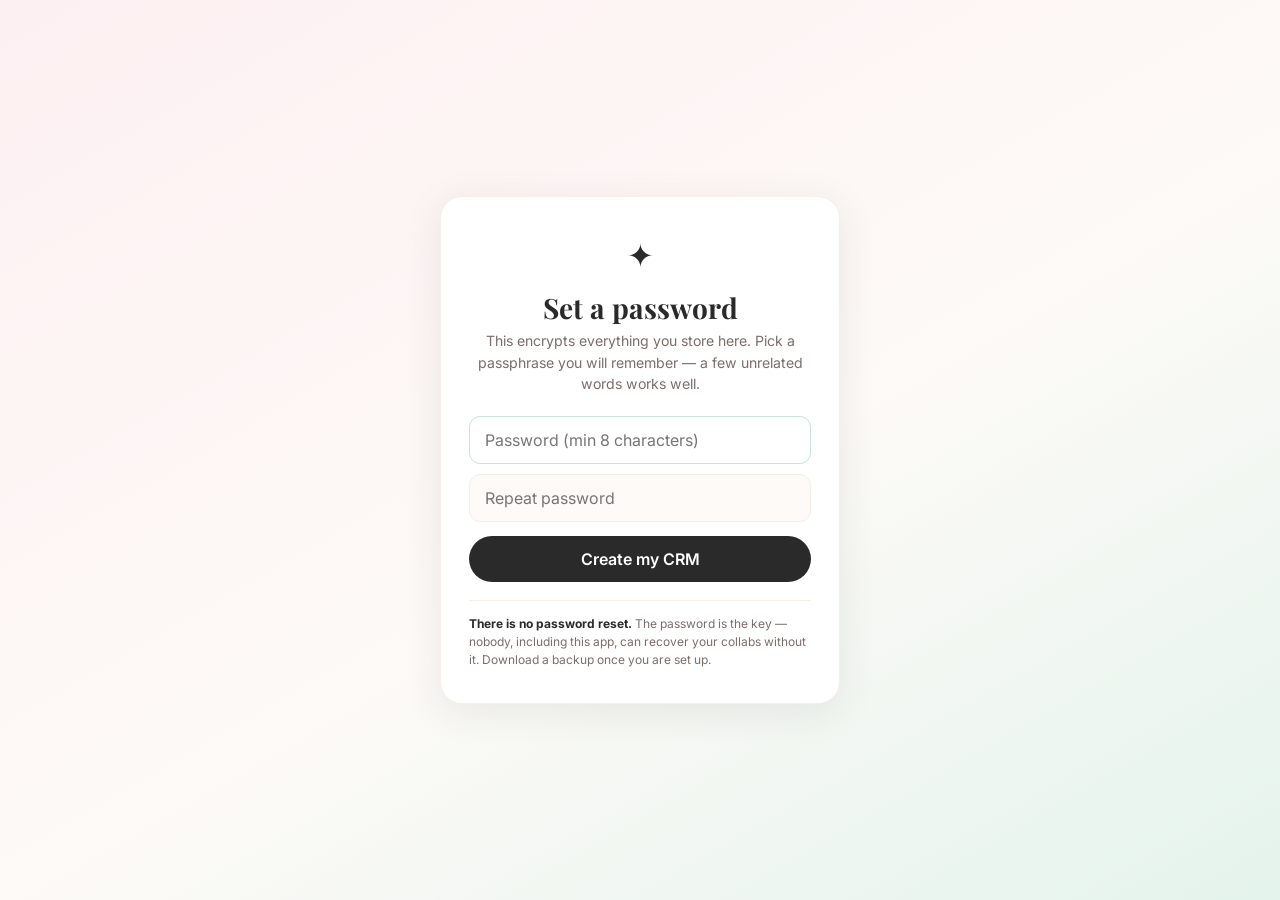
<file: crm-app/index.html>
<!DOCTYPE html>
<html lang="en">
<head>
<meta charset="UTF-8" />
<meta name="viewport" content="width=device-width, initial-scale=1.0, viewport-fit=cover" />
<meta name="robots" content="noindex, nofollow" />
<meta name="referrer" content="no-referrer" />
<title>Collab CRM</title>
<link rel="manifest" href="manifest.webmanifest" />
<link rel="icon" href="icons/icon-192.png" sizes="192x192" />
<link rel="apple-touch-icon" href="icons/apple-touch-icon.png" />
<meta name="apple-mobile-web-app-capable" content="yes" />
<meta name="apple-mobile-web-app-status-bar-style" content="default" />
<meta name="apple-mobile-web-app-title" content="Collab CRM" />
<meta name="theme-color" content="#FDFAF7" />
<link rel="preconnect" href="https://fonts.googleapis.com" />
<link rel="preconnect" href="https://fonts.gstatic.com" crossorigin />
<link href="https://fonts.googleapis.com/css2?family=Playfair+Display:ital,wght@0,400;0,700;1,400&family=Inter:wght@300;400;500;600;700&display=swap" rel="stylesheet" />
<style>
*,*::before,*::after{box-sizing:border-box;margin:0;padding:0}
:root{
  --pink:#F8D7DC; --pink-light:#FDF0F2; --pink-deep:#c47a8a;
  --green:#C8E6D8; --green-light:#E4F3EC; --green-deep:#5d8a74;
  --beige:#FDFAF7; --beige-dark:#F5EFE8;
  --dark:#2A2A2A; --muted:#7A6E6A; --white:#fff;
  --amber:#F3E0C0; --amber-deep:#a8802f;
  --red:#a33; --red-light:#FBE4E4; --red-border:#e9bcbc;
  --radius:18px; --radius-sm:11px;
  --shadow:0 2px 14px rgba(42,42,42,.06);
}
html{-webkit-text-size-adjust:100%}
body{font-family:'Inter',sans-serif;background:var(--beige);color:var(--dark);line-height:1.55;font-size:16px;
  padding-bottom:env(safe-area-inset-bottom)}
h1,h2,h3{font-family:'Playfair Display',serif;line-height:1.2;font-weight:700}
a{color:inherit;text-decoration:none}
button,input,select,textarea{font-family:inherit;font-size:inherit;color:inherit}
button{cursor:pointer;border:none;background:none}
[hidden]{display:none !important}
.wrap{max-width:1080px;margin:0 auto;padding:0 18px}

/* ===== GATE (setup / lock) ===== */
.gate{min-height:100dvh;display:flex;align-items:center;justify-content:center;padding:24px;
  background:linear-gradient(150deg,var(--pink-light) 0%,var(--beige) 55%,var(--green-light) 100%)}
.gate-card{background:var(--white);border:1px solid var(--beige-dark);border-radius:22px;
  box-shadow:0 8px 40px rgba(42,42,42,.09);padding:34px 28px;width:100%;max-width:400px;text-align:center}
.gate-lock{font-size:2rem;margin-bottom:10px}
.gate-card h1{font-size:1.75rem;margin-bottom:6px}
.gate-card .sub{font-size:.88rem;color:var(--muted);margin-bottom:22px;line-height:1.5}
.gate-card form{text-align:left}
.gate-card input[type="password"]{width:100%;padding:13px 15px;border-radius:var(--radius-sm);
  border:1.5px solid var(--beige-dark);background:var(--beige);outline:none;transition:.15s;margin-bottom:10px}
.gate-card input[type="password"]:focus{border-color:var(--green);background:var(--white)}
.gate-btn{width:100%;padding:13px;border-radius:100px;background:var(--dark);color:var(--white);
  font-weight:600;transition:.15s;margin-top:4px}
.gate-btn:hover{background:#000}
.gate-btn[disabled]{opacity:.55;cursor:default}
.gate-err{background:var(--red-light);border:1px solid var(--red-border);color:var(--red);font-size:.82rem;
  padding:9px 12px;border-radius:var(--radius-sm);margin-bottom:12px;text-align:left}
.gate-note{font-size:.75rem;color:var(--muted);line-height:1.5;margin-top:18px;
  border-top:1px solid var(--beige-dark);padding-top:14px;text-align:left}
.gate-note b{color:var(--dark)}
.gate-link{font-size:.78rem;color:var(--muted);text-decoration:underline;margin-top:14px;display:inline-block}
.gate-link:hover{color:var(--red)}
.gate-legacy{background:var(--green-light);border:1px solid var(--green);border-radius:var(--radius-sm);
  padding:11px 13px;font-size:.8rem;text-align:left;margin-bottom:14px;line-height:1.5}

/* ===== HEADER ===== */
.top{background:var(--white);border-bottom:1px solid var(--beige-dark);position:sticky;top:0;z-index:40}
.top-in{max-width:1080px;margin:0 auto;padding:14px 18px;display:flex;align-items:center;gap:10px;flex-wrap:wrap}
.brandmark{font-family:'Playfair Display',serif;font-size:1.25rem;font-weight:700;line-height:1.1}
.brandmark small{display:block;font-family:'Inter',sans-serif;font-size:.62rem;letter-spacing:.14em;
  text-transform:uppercase;color:var(--muted);font-weight:500}
.top-spacer{flex:1}
.iconbtn{width:38px;height:38px;border-radius:11px;display:grid;place-items:center;font-size:1rem;
  background:var(--beige);border:1px solid var(--beige-dark);transition:.15s}
.iconbtn:hover{background:var(--beige-dark)}

/* ===== TABS ===== */
.tabs{display:flex;gap:6px;padding:12px 18px 0;max-width:1080px;margin:0 auto;overflow-x:auto;
  -webkit-overflow-scrolling:touch;scrollbar-width:none}
.tabs::-webkit-scrollbar{display:none}
.tab{padding:9px 16px;border-radius:100px;font-size:.83rem;font-weight:600;letter-spacing:.02em;
  color:var(--muted);white-space:nowrap;border:1px solid transparent;transition:.15s}
.tab:hover{color:var(--dark)}
.tab.on{background:var(--dark);color:var(--white)}
.tab .pill{display:inline-block;margin-left:6px;background:rgba(255,255,255,.22);border-radius:100px;
  padding:0 7px;font-size:.72rem}
.tab:not(.on) .pill{background:var(--beige-dark);color:var(--muted)}
/* Keep all four tabs on screen on a phone instead of pushing one off the edge.
   Must come after the base .tab rules — a media query adds no specificity. */
@media(max-width:430px){
  .tabs{gap:3px;padding-inline:10px}
  .tab{padding:8px 9px;font-size:.76rem;letter-spacing:0}
  .tab .pill{margin-left:4px;padding:0 5px;font-size:.68rem}
}

/* ===== TOOLBAR ===== */
.toolbar{display:flex;gap:10px;align-items:center;margin:18px 0 16px;flex-wrap:wrap}
.search{flex:1;min-width:180px;position:relative}
.search input{width:100%;padding:11px 14px 11px 38px;border-radius:100px;border:1.5px solid var(--beige-dark);
  background:var(--white);outline:none;transition:.15s}
.search input:focus{border-color:var(--green)}
.search span{position:absolute;left:14px;top:50%;transform:translateY(-50%);opacity:.4;font-size:.9rem}
.btn{padding:11px 20px;border-radius:100px;font-weight:600;font-size:.88rem;transition:.15s;white-space:nowrap}
.btn-dark{background:var(--dark);color:var(--white)}
.btn-dark:hover{background:#000}
.btn-ghost{background:var(--white);border:1.5px solid var(--beige-dark)}
.btn-ghost:hover{border-color:var(--muted)}
.btn-sm{padding:7px 14px;font-size:.78rem}
.btn-danger{color:var(--red);border-color:var(--red-border)}
.btn-danger:hover{background:#fdf0f0;border-color:#d99}

/* ===== STAT STRIP ===== */
.stats{display:grid;grid-template-columns:repeat(auto-fit,minmax(140px,1fr));gap:10px;margin-bottom:20px}
.statcard{background:var(--white);border:1px solid var(--beige-dark);border-radius:var(--radius-sm);padding:14px 16px}
.statcard .n{font-family:'Playfair Display',serif;font-size:1.7rem;font-weight:700;line-height:1.1;
  overflow-wrap:anywhere}
.statcard .l{font-size:.68rem;text-transform:uppercase;letter-spacing:.09em;color:var(--muted);
  font-weight:600;margin-top:3px}
.statcard.accent-green{background:var(--green-light);border-color:var(--green)}
.statcard.accent-pink{background:var(--pink-light);border-color:var(--pink)}
.statcard.accent-amber{background:#FBF4E8;border-color:var(--amber)}

/* ===== COLLAB CARD ===== */
.grid{display:grid;grid-template-columns:repeat(auto-fill,minmax(300px,1fr));gap:14px}
.card{background:var(--white);border:1px solid var(--beige-dark);border-radius:var(--radius);padding:18px;
  box-shadow:var(--shadow);display:flex;flex-direction:column;gap:12px;transition:.18s}
.card:hover{box-shadow:0 6px 22px rgba(42,42,42,.09);transform:translateY(-1px)}
.card.is-late{border-color:var(--red-border)}
.card-top{display:flex;align-items:flex-start;gap:10px}
.card-brand{font-family:'Playfair Display',serif;font-size:1.22rem;font-weight:700;line-height:1.25;
  overflow-wrap:anywhere;flex:1;text-align:left}
.card-brand:hover{color:var(--pink-deep)}
.badge{display:inline-block;padding:3px 10px;border-radius:100px;font-size:.66rem;font-weight:700;
  letter-spacing:.07em;text-transform:uppercase;white-space:nowrap}
.b-lead{background:var(--beige-dark);color:var(--muted)}
.b-active{background:var(--green);color:#3f6b55}
.b-delivered{background:var(--pink);color:var(--pink-deep)}
.b-done{background:var(--dark);color:var(--white)}
.b-unpaid{background:#FBF4E8;color:var(--amber-deep)}
.b-invoiced{background:var(--amber);color:var(--amber-deep)}
.b-paid{background:var(--green-light);color:var(--green-deep)}
.b-gift{background:var(--pink-light);color:var(--pink-deep)}
.b-late{background:var(--red-light);color:var(--red)}
.badgerow{display:flex;flex-wrap:wrap;gap:6px}
.card-money{font-family:'Playfair Display',serif;font-size:1.35rem;font-weight:700}
.card-money small{font-family:'Inter',sans-serif;font-size:.72rem;color:var(--muted);font-weight:500}
.meta{font-size:.8rem;color:var(--muted);display:flex;flex-wrap:wrap;gap:4px 14px}
.meta b{color:var(--dark);font-weight:600}
.deliv{display:flex;flex-direction:column;gap:5px}
.deliv-item{display:flex;gap:9px;align-items:flex-start;font-size:.86rem;text-align:left;width:100%;
  padding:3px 0;line-height:1.45}
.deliv-box{flex:0 0 18px;height:18px;margin-top:2px;border-radius:5px;border:1.5px solid var(--beige-dark);
  display:grid;place-items:center;font-size:.72rem;font-weight:700;line-height:1;color:var(--white);transition:.15s}
.deliv-item.done .deliv-box{background:var(--green-deep);border-color:var(--green-deep);color:var(--white)}
/* Scoped to .deliv-txt on purpose: a bare `span` here would also grey out the
   checkmark inside .deliv-box and make it invisible against the green. */
.deliv-item.done .deliv-txt{text-decoration:line-through;color:var(--muted)}
.deliv-more{font-size:.76rem;color:var(--muted);font-style:italic}
.snip{font-size:.82rem;color:var(--muted);background:var(--beige);border-radius:9px;padding:9px 11px;
  border-left:2.5px solid var(--green);white-space:pre-wrap;overflow-wrap:anywhere}
.snip b{display:block;font-size:.62rem;text-transform:uppercase;letter-spacing:.09em;color:var(--muted);
  margin-bottom:3px;font-weight:700}
.card-acts{display:flex;gap:7px;flex-wrap:wrap;margin-top:auto;padding-top:4px}
.linkchips{display:flex;flex-wrap:wrap;gap:6px}
.linkchip{font-size:.74rem;padding:4px 11px;border-radius:100px;background:var(--green-light);
  color:var(--green-deep);font-weight:600;border:1px solid var(--green)}
.linkchip:hover{background:var(--green)}

/* ===== ARCHIVE / GROUPS ===== */
.grouphead{display:flex;align-items:baseline;gap:12px;margin:26px 0 12px;padding-bottom:8px;
  border-bottom:1px solid var(--beige-dark)}
.grouphead h3{font-size:1.15rem}
.grouphead .cnt{font-size:.75rem;color:var(--muted);font-weight:600;text-transform:uppercase;letter-spacing:.07em}
.grouphead .amt{margin-left:auto;font-size:.85rem;font-weight:600;color:var(--green-deep)}

/* ===== BARS (year view) ===== */
.bars{display:grid;grid-template-columns:repeat(12,1fr);gap:5px;align-items:end;height:150px;
  background:var(--white);border:1px solid var(--beige-dark);border-radius:var(--radius-sm);padding:14px 12px 8px}
.bar{display:flex;flex-direction:column;justify-content:flex-end;align-items:center;height:100%;gap:5px}
.bar i{width:100%;background:var(--green);border-radius:5px 5px 2px 2px;min-height:3px;transition:.3s;display:block}
.bar.zero i{background:var(--beige-dark)}
.bar em{font-style:normal;font-size:.68rem;color:var(--muted);font-weight:600}
.bar u{text-decoration:none;font-size:.62rem;color:var(--muted);text-transform:uppercase;letter-spacing:.04em}
.yearnav{display:flex;align-items:center;gap:12px;margin-bottom:14px}
.yearnav .y{font-family:'Playfair Display',serif;font-size:1.5rem;font-weight:700;min-width:70px;text-align:center}
.brandtable{background:var(--white);border:1px solid var(--beige-dark);border-radius:var(--radius-sm);overflow:hidden}
.brow{display:flex;align-items:center;gap:12px;padding:12px 16px;border-bottom:1px solid var(--beige-dark);
  width:100%;text-align:left;transition:.15s}
.brow:last-child{border-bottom:none}
.brow:hover{background:var(--beige)}
.brow .bn{font-weight:600;flex:1;overflow-wrap:anywhere}
.brow .bc{font-size:.75rem;color:var(--muted);white-space:nowrap}
.brow .bm{font-weight:600;white-space:nowrap;font-size:.9rem}

/* ===== EMPTY ===== */
.empty{text-align:center;padding:54px 22px;background:var(--white);border:1px dashed var(--beige-dark);
  border-radius:var(--radius)}
.empty .e{font-size:2.2rem;margin-bottom:10px}
.empty h3{font-size:1.3rem;margin-bottom:6px}
.empty p{color:var(--muted);font-size:.9rem;margin-bottom:18px;max-width:340px;margin-inline:auto}

/* ===== MODAL ===== */
.overlay{position:fixed;inset:0;background:rgba(42,42,42,.42);backdrop-filter:blur(3px);z-index:100;
  display:flex;align-items:flex-end;justify-content:center;padding:0}
@media(min-width:700px){.overlay{align-items:center;padding:28px}}
.sheet{background:var(--beige);width:100%;max-width:620px;max-height:94vh;overflow-y:auto;
  border-radius:22px 22px 0 0;-webkit-overflow-scrolling:touch}
@media(min-width:700px){.sheet{border-radius:var(--radius)}}
.sheet-head{position:sticky;top:0;background:var(--beige);padding:18px 20px 12px;display:flex;
  align-items:center;gap:12px;border-bottom:1px solid var(--beige-dark);z-index:2}
.sheet-head h2{font-size:1.3rem;flex:1;overflow-wrap:anywhere}
.sheet-body{padding:18px 20px 26px}
.sheet-foot{position:sticky;bottom:0;background:var(--beige);border-top:1px solid var(--beige-dark);
  padding:12px 20px calc(12px + env(safe-area-inset-bottom));display:flex;gap:9px;z-index:2}
.sheet-foot .btn{flex:1;text-align:center}
fieldset{border:none;margin-bottom:18px}
legend{font-size:.68rem;text-transform:uppercase;letter-spacing:.1em;color:var(--muted);font-weight:700;
  margin-bottom:9px;padding:0}
.f{margin-bottom:11px}
.f label{display:block;font-size:.76rem;font-weight:600;color:var(--muted);margin-bottom:4px}
.f input,.f select,.f textarea,.listrow input{width:100%;padding:11px 13px;border-radius:var(--radius-sm);
  border:1.5px solid var(--beige-dark);background:var(--white);outline:none;transition:.15s}
.f input:focus,.f select:focus,.f textarea:focus,.listrow input:focus{border-color:var(--green)}
.f textarea{resize:vertical;min-height:78px;line-height:1.5}
.f select{appearance:none;background-image:url("data:image/svg+xml,%3Csvg xmlns='http://www.w3.org/2000/svg' viewBox='0 0 12 8'%3E%3Cpath fill='%237A6E6A' d='M1 1l5 5 5-5'/%3E%3C/svg%3E");
  background-repeat:no-repeat;background-position:right 13px center;background-size:11px;padding-right:34px}
.row{display:flex;gap:10px}
.row>*{flex:1;min-width:0}
.chips{display:flex;flex-wrap:wrap;gap:6px;margin-top:7px}
.chip{font-size:.74rem;padding:5px 11px;border-radius:100px;background:var(--white);
  border:1.5px solid var(--beige-dark);color:var(--muted);font-weight:500;transition:.15s}
.chip:hover{border-color:var(--green);color:var(--dark);background:var(--green-light)}
.listrow{display:flex;gap:7px;margin-bottom:7px;align-items:stretch}
.listrow input{flex:1;min-width:0}
.xbtn{flex:0 0 42px;border-radius:var(--radius-sm);background:var(--white);border:1.5px solid var(--beige-dark);
  color:var(--muted);display:grid;place-items:center;font-size:1.1rem;line-height:1}
.xbtn:hover{background:#fdf0f0;border-color:var(--red-border);color:var(--red)}
.addrow{font-size:.8rem;font-weight:600;color:var(--green-deep);padding:7px 0}
.addrow:hover{color:var(--dark)}
.hint{font-size:.72rem;color:var(--muted);margin-top:4px;line-height:1.45}
.req{color:var(--pink-deep)}
.warnbox{background:var(--red-light);border:1px solid var(--red-border);color:var(--red);font-size:.8rem;
  padding:10px 13px;border-radius:var(--radius-sm);margin-bottom:12px;line-height:1.5}

/* ===== MENU LIST ===== */
.mlist{display:flex;flex-direction:column;gap:8px}
.mitem{background:var(--white);border:1px solid var(--beige-dark);border-radius:var(--radius-sm);
  padding:14px 16px;text-align:left;width:100%;transition:.15s;display:flex;gap:13px;align-items:flex-start}
.mitem:hover{border-color:var(--green);background:var(--green-light)}
.mitem .mi{font-size:1.1rem;line-height:1.4}
.mitem b{display:block;font-weight:600;font-size:.92rem}
.mitem span{font-size:.76rem;color:var(--muted);line-height:1.45}
.mitem.danger:hover{border-color:var(--red-border);background:#fdf0f0}

/* ===== DETAIL VIEW ===== */
.dl{display:grid;grid-template-columns:120px 1fr;gap:9px 14px;font-size:.9rem;margin-bottom:16px}
.dl dt{font-size:.7rem;text-transform:uppercase;letter-spacing:.07em;color:var(--muted);font-weight:700;
  padding-top:3px}
.dl dd{overflow-wrap:anywhere;white-space:pre-wrap}
@media(max-width:520px){.dl{grid-template-columns:1fr;gap:2px 0}.dl dd{margin-bottom:11px}}
.hist{background:var(--white);border:1px solid var(--beige-dark);border-radius:var(--radius-sm);
  padding:13px 15px;margin-bottom:9px;text-align:left;width:100%;transition:.15s}
.hist:hover{border-color:var(--green)}
.hist .h1{display:flex;gap:10px;align-items:center;margin-bottom:3px}
.hist .h1 b{flex:1;overflow-wrap:anywhere}

/* ===== TOAST / FAB ===== */
.toast{position:fixed;left:50%;transform:translateX(-50%);bottom:26px;background:var(--dark);color:var(--white);
  padding:12px 22px;border-radius:100px;font-size:.85rem;font-weight:500;z-index:300;box-shadow:0 6px 22px rgba(0,0,0,.2);
  opacity:0;pointer-events:none;transition:.25s;max-width:88vw;text-align:center}
.toast.show{opacity:1;bottom:34px}
.fab{position:fixed;right:18px;bottom:calc(18px + env(safe-area-inset-bottom));width:56px;height:56px;
  border-radius:50%;background:var(--dark);color:var(--white);font-size:1.7rem;line-height:1;display:grid;
  place-items:center;box-shadow:0 6px 20px rgba(42,42,42,.28);z-index:50}
@media(min-width:700px){.fab{display:none}}
/* Keep .wrap's horizontal padding — a bare `padding` shorthand here would
   zero it out and push content flush against the screen edge. */
.mainpad{padding-top:20px;padding-bottom:100px}
@media(max-width:520px){.hide-sm{display:none}}
</style>
</head>
<body>

<div id="gate" class="gate"></div>

<div id="app" hidden>
  <header class="top">
    <div class="top-in">
      <div class="brandmark">Collab CRM<small>Private</small></div>
      <div class="top-spacer"></div>
      <button class="iconbtn" id="btnLock" title="Lock now">🔒</button>
      <button class="iconbtn" id="btnMenu" title="Backup &amp; settings">⋯</button>
      <button class="btn btn-dark btn-sm hide-sm" id="btnNewTop">+ New collab</button>
    </div>
    <nav class="tabs" id="tabs"></nav>
  </header>
  <main class="wrap mainpad" id="main"></main>
  <button class="fab" id="btnNewFab" aria-label="New collab">+</button>
</div>

<div id="modalHost"></div>
<div class="toast" id="toast"></div>
<input type="file" id="fileIn" accept="application/json,.json" style="display:none" />

<script>
(function(){
"use strict";

/* ==========================================================================
   CRYPTO
   The vault is encrypted with AES-GCM using a key derived from the password
   via PBKDF2-SHA256. The key lives only in memory — closing the tab or
   locking discards it, so re-entry always costs a full derivation.
   ========================================================================== */
var SUB=(window.crypto&&window.crypto.subtle)?window.crypto.subtle:null;
var VAULT_KEY="collab_crm_vault_v1";
var LEGACY_KEY="claudia_collab_crm_v1";   /* plaintext store from the pre-password version */
/* OWASP's current floor for PBKDF2-HMAC-SHA256. Existing vaults record the
   count they were built with and are read back with it, so raising this later
   costs nothing — new and rotated vaults simply get the stronger setting. */
var PBKDF2_ITER=600000;
var IDLE_MS=15*60*1000;

var cryptoKey=null;      /* CryptoKey while unlocked, null while locked */
var vaultMeta=null;      /* {salt, iter} of the stored vault */
var db={version:1,collabs:[]};

function te(s){ return new TextEncoder().encode(s); }
function td(b){ return new TextDecoder().decode(b); }
function b64(buf){
  var bytes=new Uint8Array(buf), s="";
  for(var i=0;i<bytes.length;i++) s+=String.fromCharCode(bytes[i]);
  return btoa(s);
}
function unb64(str){
  var s=atob(str), out=new Uint8Array(s.length);
  for(var i=0;i<s.length;i++) out[i]=s.charCodeAt(i);
  return out;
}
function randomBytes(n){ return window.crypto.getRandomValues(new Uint8Array(n)); }

function deriveKey(password,salt,iter){
  return SUB.importKey("raw",te(password),{name:"PBKDF2"},false,["deriveKey"])
    .then(function(base){
      return SUB.deriveKey(
        {name:"PBKDF2",salt:salt,iterations:iter,hash:"SHA-256"},
        base,{name:"AES-GCM",length:256},false,["encrypt","decrypt"]);
    });
}
function encryptWith(key,obj){
  var iv=randomBytes(12);
  return SUB.encrypt({name:"AES-GCM",iv:iv},key,te(JSON.stringify(obj)))
    .then(function(ct){ return {iv:b64(iv),ct:b64(ct)}; });
}
function decryptWith(key,ivB64,ctB64){
  return SUB.decrypt({name:"AES-GCM",iv:unb64(ivB64)},key,unb64(ctB64))
    .then(function(pt){ return JSON.parse(td(pt)); });
}
function readVault(){
  try{
    var raw=localStorage.getItem(VAULT_KEY);
    if(!raw) return null;
    var v=JSON.parse(raw);
    return (v&&v.ct&&v.salt&&v.iv)?v:null;
  }catch(e){ return null; }
}
function envelope(salt,iter,enc){
  return {v:1,app:"collab-crm",kdf:"PBKDF2-SHA256",iter:iter,salt:b64(salt),iv:enc.iv,ct:enc.ct};
}

/* Writes are serialised: encryption is async, and two overlapping saves could
   otherwise persist in the wrong order. */
var saveChain=Promise.resolve();
function save(){
  saveChain=saveChain.then(function(){
    if(!cryptoKey||!vaultMeta) return;
    return encryptWith(cryptoKey,db).then(function(enc){
      localStorage.setItem(VAULT_KEY,JSON.stringify(envelope(vaultMeta.salt,vaultMeta.iter,enc)));
    });
  }).catch(function(e){
    console.warn("Save failed:",e);
    toast("⚠ Could not save — your last change may be lost");
  });
  return saveChain;
}

/* ========== GATE (setup / unlock) ========== */
var gateBusy=false;

function showGate(html){
  document.getElementById("app").hidden=true;
  document.getElementById("gate").hidden=false;
  document.getElementById("gate").innerHTML=html;
}
function gateError(msg){
  var box=document.querySelector(".gate-err");
  if(box){ box.textContent=msg; box.hidden=false; }
}

function renderGate(){
  /* Reset here, not on success: a successful unlock leaves gateBusy true, and
     re-locking would then find the submit handler permanently short-circuited. */
  gateBusy=false;
  if(!SUB||!window.isSecureContext){
    showGate('<div class="gate-card"><div class="gate-lock">⚠</div><h1>Needs a secure connection</h1>'+
      '<p class="sub">Encryption is only available over <b>https://</b> (or on localhost). '+
      'Open this app on its real address rather than from a file on disk.</p></div>');
    return;
  }
  var vault=readVault();
  if(vault){
    vaultMeta={salt:unb64(vault.salt),iter:vault.iter||PBKDF2_ITER};
    showGate(
      '<div class="gate-card"><div class="gate-lock">🔒</div><h1>Collab CRM</h1>'+
      '<p class="sub">Enter your password to unlock.</p>'+
      '<form id="unlockForm">'+
        '<div class="gate-err" hidden></div>'+
        '<input type="password" id="pw" placeholder="Password" autocomplete="current-password" required />'+
        '<button type="submit" class="gate-btn" id="gateGo">Unlock</button>'+
      "</form>"+
      '<button class="gate-link" id="btnForgot">I forgot my password</button></div>');
    var uf=document.getElementById("unlockForm");
    uf.addEventListener("submit",function(e){ e.preventDefault(); doUnlock(document.getElementById("pw").value); });
    document.getElementById("btnForgot").addEventListener("click",showForgot);
    setTimeout(function(){ var p=document.getElementById("pw"); if(p) p.focus(); },120);
  }else{
    var legacy=null;
    try{ legacy=localStorage.getItem(LEGACY_KEY); }catch(e){}
    var legacyN=0;
    if(legacy){ try{ legacyN=(JSON.parse(legacy).collabs||[]).length; }catch(e){ legacyN=0; } }
    showGate(
      '<div class="gate-card"><div class="gate-lock">✦</div><h1>Set a password</h1>'+
      '<p class="sub">This encrypts everything you store here. Pick a passphrase you will remember — '+
      'a few unrelated words works well.</p>'+
      '<form id="setupForm">'+
        '<div class="gate-err" hidden></div>'+
        (legacyN?'<div class="gate-legacy">Found <b>'+legacyN+' collab'+(legacyN===1?"":"s")+
          '</b> saved by the earlier unprotected version. They will be brought across and the old copy deleted.</div>':"")+
        '<input type="password" id="pw1" placeholder="Password (min 8 characters)" autocomplete="new-password" required />'+
        '<input type="password" id="pw2" placeholder="Repeat password" autocomplete="new-password" required />'+
        '<button type="submit" class="gate-btn" id="gateGo">Create my CRM</button>'+
      "</form>"+
      '<p class="gate-note"><b>There is no password reset.</b> The password is the key — nobody, '+
      'including this app, can recover your collabs without it. Download a backup once you are set up.</p></div>');
    document.getElementById("setupForm").addEventListener("submit",function(e){
      e.preventDefault(); doSetup(); });
    setTimeout(function(){ var p=document.getElementById("pw1"); if(p) p.focus(); },120);
  }
}

function busy(on,label){
  gateBusy=on;
  var b=document.getElementById("gateGo");
  if(b){ b.disabled=on; b.textContent=on?(label||"Working…"):b.getAttribute("data-label")||b.textContent; }
}

function doSetup(){
  if(gateBusy) return;
  var p1=document.getElementById("pw1").value, p2=document.getElementById("pw2").value;
  if(p1.length<8) return gateError("Use at least 8 characters.");
  if(p1!==p2) return gateError("The two passwords do not match.");
  var b=document.getElementById("gateGo");
  b.setAttribute("data-label","Create my CRM"); busy(true,"Encrypting…");

  var salt=randomBytes(16);
  deriveKey(p1,salt,PBKDF2_ITER).then(function(key){
    cryptoKey=key;
    vaultMeta={salt:salt,iter:PBKDF2_ITER};
    db={version:1,collabs:[]};
    /* Carry over anything the earlier unprotected version left behind. */
    try{
      var legacy=localStorage.getItem(LEGACY_KEY);
      if(legacy){
        var p=JSON.parse(legacy);
        if(p&&Array.isArray(p.collabs)) db.collabs=p.collabs.map(normalize);
      }
    }catch(e){}
    return save().then(function(){
      try{ localStorage.removeItem(LEGACY_KEY); }catch(e){}
      enterApp();
      toast(db.collabs.length?("Brought across "+db.collabs.length+" collabs"):"You're all set — add your first collab");
    });
  }).catch(function(e){
    console.warn(e); busy(false); gateError("Something went wrong setting up. Please try again.");
  });
}

function doUnlock(password){
  if(gateBusy) return;
  if(!password) return gateError("Enter your password.");
  var vault=readVault();
  if(!vault) return renderGate();
  var b=document.getElementById("gateGo");
  b.setAttribute("data-label","Unlock"); busy(true,"Unlocking…");

  deriveKey(password,unb64(vault.salt),vault.iter||PBKDF2_ITER).then(function(key){
    return decryptWith(key,vault.iv,vault.ct).then(function(data){
      cryptoKey=key;
      vaultMeta={salt:unb64(vault.salt),iter:vault.iter||PBKDF2_ITER};
      db=(data&&Array.isArray(data.collabs))?data:{version:1,collabs:[]};
      enterApp();
    });
  }).catch(function(){
    /* AES-GCM authentication failure is what a wrong password looks like. */
    busy(false);
    gateError("That password doesn't match. Try again.");
    var p=document.getElementById("pw"); if(p){ p.value=""; p.focus(); }
  });
}

function showForgot(){
  showGate(
    '<div class="gate-card"><div class="gate-lock">🔑</div><h1>No way back in</h1>'+
    '<p class="sub">Your collabs are encrypted with your password. There is no reset link and no master key — '+
    'that is exactly what stops anyone else reading them.</p>'+
    '<div class="warnbox" style="text-align:left">If you have an <b>unencrypted backup file</b>, start fresh with '+
    'a new password and import it. Otherwise the data cannot be recovered.</div>'+
    '<button class="gate-btn" id="btnBack">Back to unlock</button>'+
    '<button class="gate-link" id="btnWipe">Erase everything and start over</button></div>');
  document.getElementById("btnBack").addEventListener("click",renderGate);
  document.getElementById("btnWipe").addEventListener("click",function(){
    if(!confirm("Erase all encrypted data on this device and start with a new password?\n\nThis cannot be undone.")) return;
    if(!confirm("Really erase? Everything stored here will be gone for good.")) return;
    try{ localStorage.removeItem(VAULT_KEY); }catch(e){}
    cryptoKey=null; vaultMeta=null; db={version:1,collabs:[]};
    renderGate();
  });
}

function enterApp(){
  document.getElementById("gate").hidden=true;
  document.getElementById("gate").innerHTML="";
  document.getElementById("app").hidden=false;
  state.tab="active"; state.q="";
  render();
  resetIdle();
}

function lock(silent){
  cryptoKey=null;
  db={version:1,collabs:[]};
  closeModal();
  clearTimeout(idleTimer);
  renderGate();
  if(!silent) toast("Locked");
}

/* ========== AUTO-LOCK ========== */
var idleTimer=null;
function resetIdle(){
  clearTimeout(idleTimer);
  if(!cryptoKey) return;
  idleTimer=setTimeout(function(){ lock(true); },IDLE_MS);
}
["pointerdown","keydown","touchstart","focus"].forEach(function(ev){
  window.addEventListener(ev,function(){ if(cryptoKey) resetIdle(); },true);
});

/* ==========================================================================
   HELPERS
   ========================================================================== */
function uid(){ return Date.now().toString(36)+Math.random().toString(36).slice(2,8); }
function esc(s){
  return String(s==null?"":s).replace(/[&<>"']/g,function(c){
    return {"&":"&amp;","<":"&lt;",">":"&gt;",'"':"&quot;","'":"&#39;"}[c];
  });
}
function safeUrl(u){
  var s=String(u||"").trim();
  if(/^https?:\/\//i.test(s)) return s;
  if(/^[\w.-]+\.[a-z]{2,}/i.test(s)) return "https://"+s;
  return "";
}
var MONTHS=["Jan","Feb","Mar","Apr","May","Jun","Jul","Aug","Sep","Oct","Nov","Dec"];
var MONTHS_LONG=["January","February","March","April","May","June","July","August","September","October","November","December"];
function todayISO(){
  var d=new Date();
  return d.getFullYear()+"-"+String(d.getMonth()+1).padStart(2,"0")+"-"+String(d.getDate()).padStart(2,"0");
}
function fmtDate(iso){
  if(!iso) return "";
  var p=String(iso).split("-");
  if(p.length!==3) return iso;
  return Number(p[2])+" "+MONTHS[Number(p[1])-1]+" "+p[0];
}
function daysUntil(iso){
  if(!iso) return null;
  var t=new Date(todayISO()+"T00:00:00").getTime();
  var d=new Date(iso+"T00:00:00").getTime();
  if(isNaN(d)) return null;
  return Math.round((d-t)/86400000);
}
function deadlineLabel(iso){
  var n=daysUntil(iso);
  if(n===null) return "";
  if(n<0) return Math.abs(n)+(Math.abs(n)===1?" day late":" days late");
  if(n===0) return "Due today";
  if(n===1) return "Due tomorrow";
  return "Due in "+n+" days";
}
var CUR={EUR:"€",SEK:"kr",USD:"$",GBP:"£"};
function money(amount,cur){
  var n=Number(amount)||0;
  var sym=CUR[cur]||cur||"€";
  var s=n%1===0?String(n):n.toFixed(2);
  s=s.replace(/\B(?=(\d{3})+(?!\d))/g," ");
  return cur==="SEK"?(s+" kr"):(sym+s);
}
/* Sums are kept per-currency so we never invent an exchange rate. */
function sumMap(){ return {}; }
function addTo(map,cur,amount){
  var c=cur||"EUR";
  map[c]=(map[c]||0)+(Number(amount)||0);
}
function fmtSum(map){
  var ks=Object.keys(map).filter(function(k){return map[k]>0;});
  if(!ks.length) return money(0,"EUR");
  return ks.map(function(k){return money(map[k],k);}).join(" + ");
}

/* ========== MODEL ========== */
var STATUS={
  lead:{label:"Lead",cls:"b-lead"},
  active:{label:"Active",cls:"b-active"},
  delivered:{label:"Delivered",cls:"b-delivered"},
  done:{label:"Done",cls:"b-done"}
};
var PAY={
  na:{label:"",cls:""},
  unpaid:{label:"Unpaid",cls:"b-unpaid"},
  invoiced:{label:"Invoiced",cls:"b-invoiced"},
  paid:{label:"Paid",cls:"b-paid"}
};
function blank(){
  return {
    /* Defaults to "active": most collabs get added once they're already booked. */
    id:uid(), brand:"", status:"active",
    dealType:"paid", price:"", currency:"EUR", giftedValue:"",
    payStatus:"unpaid", invoiceNo:"", invoiceDate:"", paidDate:"",
    deliverables:[], usageRights:"", exclusivity:"",
    brief:"", notes:"", deadline:"", startDate:todayISO(), completedDate:"",
    contactName:"", contactEmail:"", links:[],
    createdAt:new Date().toISOString()
  };
}
/* Fill in any field an older or imported record is missing. */
function normalize(c){
  var b=blank();
  for(var k in b){ if(!(k in c)) c[k]=b[k]; }
  if(!Array.isArray(c.deliverables)) c.deliverables=[];
  if(!Array.isArray(c.links)) c.links=[];
  c.deliverables=c.deliverables.map(function(d){
    return typeof d==="string"?{text:d,done:false}:{text:String(d.text||""),done:!!d.done};
  });
  c.links=c.links.filter(function(l){return l&&l.url;})
    .map(function(l){return {label:String(l.label||"Link"),url:String(l.url)};});
  if(!STATUS[c.status]) c.status="active";
  if(!PAY[c.payStatus]) c.payStatus="unpaid";
  if(!c.id) c.id=uid();
  return c;
}
function all(){ return db.collabs.map(normalize); }
function byId(id){
  for(var i=0;i<db.collabs.length;i++) if(db.collabs[i].id===id) return normalize(db.collabs[i]);
  return null;
}
function put(c){
  for(var i=0;i<db.collabs.length;i++){
    if(db.collabs[i].id===c.id){ db.collabs[i]=c; save(); return; }
  }
  db.collabs.unshift(c); save();
}
function remove(id){
  db.collabs=db.collabs.filter(function(c){return c.id!==id;});
  save();
}
function isOpen(c){ return c.status!=="done"; }
/* The date a collab counts toward for monthly/yearly stats. */
function countDate(c){ return c.completedDate||c.deadline||c.startDate||""; }
function earned(c){
  if(c.dealType==="gifted") return 0;
  return Number(c.price)||0;
}
function giftValue(c){
  if(c.dealType==="paid") return 0;
  return Number(c.giftedValue)||0;
}

/* ========== STATE ========== */
var state={tab:"active",q:"",year:new Date().getFullYear()};

function matches(c,q){
  if(!q) return true;
  var hay=[c.brand,c.brief,c.usageRights,c.notes,c.contactName,c.contactEmail,c.exclusivity,c.invoiceNo]
    .concat(c.deliverables.map(function(d){return d.text;}))
    .join(" ").toLowerCase();
  return hay.indexOf(q.toLowerCase())>=0;
}
function openCollabs(){
  return all().filter(isOpen).filter(function(c){return matches(c,state.q);}).sort(function(a,b){
    var ad=a.deadline||"9999", bd=b.deadline||"9999";
    if(ad!==bd) return ad<bd?-1:1;
    return (a.brand||"").localeCompare(b.brand||"");
  });
}
function doneCollabs(){
  return all().filter(function(c){return !isOpen(c);}).filter(function(c){return matches(c,state.q);})
    .sort(function(a,b){
      var ad=countDate(a)||"0", bd=countDate(b)||"0";
      return ad<bd?1:(ad>bd?-1:0);
    });
}

/* ========== RENDER ========== */
function renderTabs(){
  var openN=all().filter(isOpen).length;
  var doneN=all().length-openN;
  var tabs=[["active","Dashboard",openN],["archive","Archive",doneN],["year","Stats",null],["brands","Brands",null]];
  document.getElementById("tabs").innerHTML=tabs.map(function(t){
    return '<button class="tab'+(state.tab===t[0]?" on":"")+'" data-tab="'+t[0]+'">'+esc(t[1])+
      (t[2]!==null?'<span class="pill">'+t[2]+"</span>":"")+"</button>";
  }).join("");
}
function statCard(n,l,accent){
  return '<div class="statcard'+(accent?" accent-"+accent:"")+'"><div class="n">'+esc(n)+
    '</div><div class="l">'+esc(l)+"</div></div>";
}
function badge(txt,cls){ return '<span class="badge '+cls+'">'+esc(txt)+"</span>"; }

function cardHTML(c){
  var late=isOpen(c)&&c.deadline&&daysUntil(c.deadline)<0;
  var h='<article class="card'+(late?" is-late":"")+'" data-id="'+c.id+'">';
  h+='<div class="card-top"><button class="card-brand" data-act="open" data-id="'+c.id+'">'+
     esc(c.brand||"Untitled")+"</button>"+badge(STATUS[c.status].label,STATUS[c.status].cls)+"</div>";

  var bl=[];
  if(c.dealType!=="paid") bl.push(badge(c.dealType==="gifted"?"Gifted":"Paid + gifted","b-gift"));
  if(c.dealType!=="gifted"&&PAY[c.payStatus].label) bl.push(badge(PAY[c.payStatus].label,PAY[c.payStatus].cls));
  if(late) bl.push(badge(deadlineLabel(c.deadline),"b-late"));
  if(bl.length) h+='<div class="badgerow">'+bl.join("")+"</div>";

  var mparts=[];
  if(earned(c)>0) mparts.push(money(earned(c),c.currency));
  if(giftValue(c)>0) mparts.push('<small>gifted '+esc(money(giftValue(c),c.currency))+"</small>");
  if(mparts.length) h+='<div class="card-money">'+mparts.join(" ")+"</div>";

  var m=[];
  if(c.deadline&&!late) m.push("<b>"+esc(deadlineLabel(c.deadline))+"</b> · "+esc(fmtDate(c.deadline)));
  else if(c.deadline&&late) m.push("Deadline "+esc(fmtDate(c.deadline)));
  if(c.completedDate) m.push("Completed "+esc(fmtDate(c.completedDate)));
  if(c.contactName) m.push(esc(c.contactName));
  if(m.length) h+='<div class="meta">'+m.map(function(x){return "<span>"+x+"</span>";}).join("")+"</div>";

  if(c.deliverables.length){
    var doneN=c.deliverables.filter(function(d){return d.done;}).length;
    h+='<div class="deliv">';
    c.deliverables.slice(0,4).forEach(function(d,i){
      h+='<button class="deliv-item'+(d.done?" done":"")+'" data-act="toggle" data-id="'+c.id+'" data-i="'+i+'">'+
         '<span class="deliv-box">'+(d.done?"✓":"")+'</span><span class="deliv-txt">'+esc(d.text)+"</span></button>";
    });
    if(c.deliverables.length>4)
      h+='<div class="deliv-more">+'+(c.deliverables.length-4)+" more · "+doneN+"/"+c.deliverables.length+" done</div>";
    h+="</div>";
  }
  if(c.usageRights) h+='<div class="snip"><b>Usage rights</b>'+esc(c.usageRights)+"</div>";
  if(c.links.length){
    h+='<div class="linkchips">'+c.links.map(function(l){
      var u=safeUrl(l.url);
      return u?'<a class="linkchip" href="'+esc(u)+'" target="_blank" rel="noopener noreferrer">'+esc(l.label||"Link")+" ↗</a>":"";
    }).join("")+"</div>";
  }
  h+='<div class="card-acts">';
  h+='<button class="btn btn-ghost btn-sm" data-act="open" data-id="'+c.id+'">View</button>';
  h+='<button class="btn btn-ghost btn-sm" data-act="edit" data-id="'+c.id+'">Edit</button>';
  if(isOpen(c)) h+='<button class="btn btn-dark btn-sm" data-act="finish" data-id="'+c.id+'">✓ Mark done</button>';
  else h+='<button class="btn btn-ghost btn-sm" data-act="reopen" data-id="'+c.id+'">↩ Reopen</button>';
  h+="</div></article>";
  return h;
}

function toolbarHTML(placeholder){
  return '<div class="toolbar"><div class="search"><span>🔍</span>'+
    '<input id="q" type="search" placeholder="'+esc(placeholder)+'" value="'+esc(state.q)+'" /></div>'+
    '<button class="btn btn-dark hide-sm" data-act="new">+ New collab</button></div>';
}
function emptyHTML(emoji,title,text,showBtn){
  return '<div class="empty"><div class="e">'+emoji+"</div><h3>"+esc(title)+"</h3><p>"+text+"</p>"+
    (showBtn?'<button class="btn btn-dark" data-act="new">+ Add a collab</button>':"")+"</div>";
}

function viewActive(){
  var list=openCollabs(), everyone=all();
  var now=new Date(), yr=now.getFullYear(), mo=now.getMonth();
  var thisMonth=everyone.filter(function(c){
    var d=countDate(c);
    return !isOpen(c)&&d&&Number(d.slice(0,4))===yr&&Number(d.slice(5,7))-1===mo;
  }).length;
  var thisYear=everyone.filter(function(c){
    var d=countDate(c);
    return !isOpen(c)&&d&&Number(d.slice(0,4))===yr;
  }).length;
  var owed=sumMap();
  everyone.forEach(function(c){
    if(c.dealType!=="gifted"&&c.payStatus!=="paid"&&earned(c)>0) addTo(owed,c.currency,earned(c));
  });
  var paidYear=sumMap();
  everyone.forEach(function(c){
    var d=c.paidDate||countDate(c);
    if(c.payStatus==="paid"&&d&&Number(d.slice(0,4))===yr) addTo(paidYear,c.currency,earned(c));
  });

  var h='<div class="stats">'+
    statCard(list.length,"Open collabs","green")+
    statCard(thisMonth,MONTHS_LONG[mo]+" — done")+
    statCard(thisYear,"Done in "+yr)+
    statCard(fmtSum(paidYear),"Paid in "+yr,"green")+
    statCard(fmtSum(owed),"Waiting on payment","amber")+
  "</div>";
  h+=toolbarHTML("Search brand, brief, deliverable…");
  if(!list.length){
    h+=state.q
      ? emptyHTML("🔍","No matches","Nothing open matches “"+esc(state.q)+"”. Check the Archive tab for finished collabs.",false)
      : emptyHTML("✦","Nothing on your plate","Every collab is finished — or you haven't added one yet. Add your first and it'll show up here.",true);
  }else{
    h+='<div class="grid">'+list.map(cardHTML).join("")+"</div>";
  }
  return h;
}

function viewArchive(){
  var list=doneCollabs();
  var h=toolbarHTML("Search finished collabs…");
  if(!list.length){
    h+=emptyHTML("📦","Archive is empty",
      "When you mark a collab done it moves here — off the dashboard, but never lost.",false);
    return h;
  }
  var groups={},order=[];
  list.forEach(function(c){
    var d=countDate(c);
    var k=d?d.slice(0,7):"unknown";
    if(!groups[k]){groups[k]=[];order.push(k);}
    groups[k].push(c);
  });
  order.forEach(function(k){
    var g=groups[k];
    var title=(k==="unknown")?"No date set":(MONTHS_LONG[Number(k.slice(5,7))-1]+" "+k.slice(0,4));
    var sum=sumMap();
    g.forEach(function(c){ addTo(sum,c.currency,earned(c)); });
    h+='<div class="grouphead"><h3>'+esc(title)+'</h3><span class="cnt">'+g.length+
       (g.length===1?" collab":" collabs")+'</span><span class="amt">'+esc(fmtSum(sum))+"</span></div>";
    h+='<div class="grid">'+g.map(cardHTML).join("")+"</div>";
  });
  return h;
}

function viewYear(){
  var y=state.year;
  var done=all().filter(function(c){
    var d=countDate(c);
    return !isOpen(c)&&d&&Number(d.slice(0,4))===y;
  });
  var perMonth=new Array(12).fill(0);
  done.forEach(function(c){
    var m=Number(countDate(c).slice(5,7))-1;
    if(m>=0&&m<12) perMonth[m]++;
  });
  var max=Math.max.apply(null,perMonth.concat([1]));
  var totalPaid=sumMap(), totalGift=sumMap(), outstanding=sumMap();
  done.forEach(function(c){
    addTo(totalPaid,c.currency,earned(c));
    addTo(totalGift,c.currency,giftValue(c));
    if(c.dealType!=="gifted"&&c.payStatus!=="paid") addTo(outstanding,c.currency,earned(c));
  });
  var brands={};
  done.forEach(function(c){ brands[(c.brand||"Untitled").trim()]=true; });
  /* For the current year, average over months elapsed so far — not a full 12. */
  var now=new Date();
  var monthsSoFar=(y===now.getFullYear())?(now.getMonth()+1):12;
  var avgPerMonth=done.length?(Math.round(done.length/monthsSoFar*10)/10):0;

  var years={};
  all().forEach(function(c){ var d=countDate(c); if(d) years[d.slice(0,4)]=true; });
  years[new Date().getFullYear()]=true;
  var ylist=Object.keys(years).sort();

  var h='<div class="yearnav">'+
    '<button class="iconbtn" data-act="year" data-y="'+(y-1)+'">‹</button>'+
    '<span class="y">'+y+"</span>"+
    '<button class="iconbtn" data-act="year" data-y="'+(y+1)+'">›</button>'+
    '<span class="hint" style="margin:0">Have data in: '+esc(ylist.join(", "))+"</span></div>";
  h+='<div class="stats">'+
    statCard(done.length,"Collabs completed","green")+
    statCard(Object.keys(brands).length,"Different brands")+
    statCard(fmtSum(totalPaid),"Total invoiced","green")+
    statCard(fmtSum(outstanding),"Still unpaid","amber")+
    statCard(fmtSum(totalGift),"Gifted value","pink")+
    statCard(avgPerMonth,"Avg per month")+
  "</div>";
  h+='<div class="bars">'+perMonth.map(function(n,i){
    return '<div class="bar'+(n===0?" zero":"")+'" title="'+esc(MONTHS_LONG[i]+": "+n+
      (n===1?" collab":" collabs"))+'">'+
      "<em>"+(n||"")+'</em><i style="height:'+(n/max*100)+'%"></i><u>'+MONTHS[i]+"</u></div>";
  }).join("")+"</div>";
  if(!done.length) h+='<p class="hint" style="text-align:center;margin-top:16px">No collabs marked done in '+y+" yet.</p>";
  return h;
}

function viewBrands(){
  var map={};
  all().forEach(function(c){
    var k=(c.brand||"Untitled").trim();
    var lk=k.toLowerCase();
    if(!map[lk]) map[lk]={name:k,items:[],sum:sumMap(),open:0};
    map[lk].items.push(c);
    addTo(map[lk].sum,c.currency,earned(c));
    if(isOpen(c)) map[lk].open++;
  });
  var rows=Object.keys(map).map(function(k){return map[k];})
    .filter(function(b){ return !state.q||b.name.toLowerCase().indexOf(state.q.toLowerCase())>=0; })
    .sort(function(a,b){ return b.items.length-a.items.length||a.name.localeCompare(b.name); });
  var h=toolbarHTML("Search brands…");
  if(!rows.length){
    h+=emptyHTML("🏷","No brands yet","Add a collab and the brand shows up here with its whole history.",true);
    return h;
  }
  h+='<div class="brandtable">'+rows.map(function(b){
    return '<button class="brow" data-act="brand" data-brand="'+esc(b.name)+'">'+
      '<span class="bn">'+esc(b.name)+(b.open?' <span class="badge b-active">'+b.open+" open</span>":"")+"</span>"+
      '<span class="bc">'+b.items.length+(b.items.length===1?" collab":" collabs")+"</span>"+
      '<span class="bm">'+esc(fmtSum(b.sum))+"</span></button>";
  }).join("")+"</div>";
  return h;
}

function render(){
  if(!cryptoKey) return;
  renderTabs();
  var main=document.getElementById("main");
  var scroll=window.scrollY;
  if(state.tab==="active") main.innerHTML=viewActive();
  else if(state.tab==="archive") main.innerHTML=viewArchive();
  else if(state.tab==="year") main.innerHTML=viewYear();
  else main.innerHTML=viewBrands();
  window.scrollTo(0,scroll);
}

/* ========== MODAL ========== */
function closeModal(){ document.getElementById("modalHost").innerHTML=""; document.body.style.overflow=""; }
function openModal(html){
  document.getElementById("modalHost").innerHTML='<div class="overlay" data-overlay="1">'+html+"</div>";
  document.body.style.overflow="hidden";
  var s=document.querySelector(".sheet");
  if(s) s.scrollTop=0;
}
function toast(msg){
  var t=document.getElementById("toast");
  t.textContent=msg;
  t.classList.add("show");
  clearTimeout(t._t);
  t._t=setTimeout(function(){ t.classList.remove("show"); },2600);
}

/* ========== FORM ========== */
var RIGHTS_PRESETS=["Organic only","Paid ads — 3 months","Paid ads — 6 months","Paid ads — 12 months",
  "Whitelisting / Spark Ads","Perpetual, all channels","Website & email only"];
var DELIV_PRESETS=["1 TikTok video","1 Instagram Reel","3 photos","Story set (3 frames)","Raw footage","Voiceover"];

function listRowHTML(kind,val1,val2){
  if(kind==="deliv"){
    return '<div class="listrow" data-kind="deliv">'+
      '<input type="text" class="d-text" placeholder="e.g. 1 TikTok video" value="'+esc(val1)+'" />'+
      '<button type="button" class="xbtn" data-act="rmrow">×</button></div>';
  }
  /* Deliberately type="text", not type="url": a pasted link without https://
     would otherwise fail HTML5 validation and block the whole save. We add the
     scheme ourselves in safeUrl() instead. */
  return '<div class="listrow" data-kind="link">'+
    '<input type="text" class="l-label" placeholder="Label" style="flex:0 0 34%" value="'+esc(val1)+'" />'+
    '<input type="text" inputmode="url" class="l-url" placeholder="Paste link…" value="'+esc(val2)+'" />'+
    '<button type="button" class="xbtn" data-act="rmrow">×</button></div>';
}

function formHTML(c,isNew){
  var h='<div class="sheet"><form id="collabForm">';
  h+='<div class="sheet-head"><h2>'+(isNew?"New collab":esc(c.brand||"Edit collab"))+"</h2>"+
     '<button type="button" class="iconbtn" data-act="close">×</button></div>';
  h+='<div class="sheet-body">';

  h+='<fieldset><legend>The basics</legend>';
  h+='<div class="f"><label>Brand <span class="req">*</span></label>'+
     '<input name="brand" type="text" required placeholder="e.g. Magnum" value="'+esc(c.brand)+'" /></div>';
  h+='<div class="row">'+
     '<div class="f"><label>Status</label><select name="status">'+
       Object.keys(STATUS).map(function(k){
         return '<option value="'+k+'"'+(c.status===k?" selected":"")+">"+STATUS[k].label+"</option>";
       }).join("")+"</select></div>"+
     '<div class="f"><label>Deadline</label><input name="deadline" type="date" value="'+esc(c.deadline)+'" /></div>'+
     "</div>";
  h+='<p class="hint">Setting status to <b>Done</b> moves it off the dashboard into the Archive — it still counts in your stats.</p>';
  h+="</fieldset>";

  h+='<fieldset><legend>The deal</legend>';
  h+='<div class="f"><label>Type</label><select name="dealType">'+
     '<option value="paid"'+(c.dealType==="paid"?" selected":"")+">Paid</option>"+
     '<option value="gifted"'+(c.dealType==="gifted"?" selected":"")+">Gifted only</option>"+
     '<option value="both"'+(c.dealType==="both"?" selected":"")+">Paid + gifted product</option>"+
     "</select></div>";
  h+='<div class="row">'+
     '<div class="f"><label>Fee</label><input name="price" type="number" inputmode="decimal" min="0" step="any" placeholder="0" value="'+esc(c.price)+'" /></div>'+
     '<div class="f"><label>Currency</label><select name="currency">'+
       ["EUR","SEK","USD","GBP"].map(function(k){
         return '<option value="'+k+'"'+(c.currency===k?" selected":"")+">"+k+" ("+CUR[k]+")</option>";
       }).join("")+"</select></div>"+
     '<div class="f"><label>Gifted value</label><input name="giftedValue" type="number" inputmode="decimal" min="0" step="any" placeholder="0" value="'+esc(c.giftedValue)+'" /></div>'+
     "</div>";
  h+='<div class="row">'+
     '<div class="f"><label>Payment</label><select name="payStatus">'+
       ["unpaid","invoiced","paid"].map(function(k){
         return '<option value="'+k+'"'+(c.payStatus===k?" selected":"")+">"+PAY[k].label+"</option>";
       }).join("")+"</select></div>"+
     '<div class="f"><label>Invoice #</label><input name="invoiceNo" type="text" placeholder="optional" value="'+esc(c.invoiceNo)+'" /></div>'+
     "</div>";
  h+='<div class="row">'+
     '<div class="f"><label>Invoice sent</label><input name="invoiceDate" type="date" value="'+esc(c.invoiceDate)+'" /></div>'+
     '<div class="f"><label>Paid on</label><input name="paidDate" type="date" value="'+esc(c.paidDate)+'" /></div>'+
     "</div>";
  h+="</fieldset>";

  h+='<fieldset><legend>Deliverables</legend><div id="delivList">'+
     (c.deliverables.length?c.deliverables.map(function(d){return listRowHTML("deliv",d.text);}).join("")
       :listRowHTML("deliv",""))+
     '</div><button type="button" class="addrow" data-act="addrow" data-kind="deliv">+ Add deliverable</button>'+
     '<div class="chips">'+DELIV_PRESETS.map(function(p){
       return '<button type="button" class="chip" data-act="chip-deliv" data-v="'+esc(p)+'">+ '+esc(p)+"</button>";
     }).join("")+"</div></fieldset>";

  h+='<fieldset><legend>Rights &amp; brief</legend>';
  h+='<div class="f"><label>Usage rights</label>'+
     '<textarea name="usageRights" placeholder="Where and for how long the brand can use the content">'+esc(c.usageRights)+"</textarea>"+
     '<div class="chips">'+RIGHTS_PRESETS.map(function(p){
       return '<button type="button" class="chip" data-act="chip-rights" data-v="'+esc(p)+'">+ '+esc(p)+"</button>";
     }).join("")+"</div></div>";
  h+='<div class="f"><label>Exclusivity</label>'+
     '<input name="exclusivity" type="text" placeholder="e.g. No competing ice cream brands for 3 months" value="'+esc(c.exclusivity)+'" /></div>';
  h+='<div class="f"><label>Brief</label>'+
     '<textarea name="brief" placeholder="What the brand wants: hooks, talking points, tone, do&#39;s and don&#39;ts…" style="min-height:120px">'+esc(c.brief)+"</textarea></div>";
  h+="</fieldset>";

  h+='<fieldset><legend>Links</legend><div id="linkList">'+
     (c.links.length?c.links.map(function(l){return listRowHTML("link",l.label,l.url);}).join("")
       :listRowHTML("link","",""))+
     '</div><button type="button" class="addrow" data-act="addrow" data-kind="link">+ Add link</button>'+
     '<p class="hint">Contract, Drive folder, the posted video — anything you want one tap away.</p></fieldset>';

  h+='<fieldset><legend>Contact &amp; notes</legend>';
  h+='<div class="row">'+
     '<div class="f"><label>Contact name</label><input name="contactName" type="text" value="'+esc(c.contactName)+'" /></div>'+
     '<div class="f"><label>Email</label><input name="contactEmail" type="text" inputmode="email" value="'+esc(c.contactEmail)+'" /></div>'+
     "</div>";
  h+='<div class="row">'+
     '<div class="f"><label>Started</label><input name="startDate" type="date" value="'+esc(c.startDate)+'" /></div>'+
     '<div class="f"><label>Completed</label><input name="completedDate" type="date" value="'+esc(c.completedDate)+'" /></div>'+
     "</div>";
  h+='<div class="f"><label>Notes</label><textarea name="notes" placeholder="Anything else worth remembering">'+esc(c.notes)+"</textarea></div>";
  h+="</fieldset>";

  h+="</div>";
  h+='<div class="sheet-foot">'+
     (isNew?"":'<button type="button" class="btn btn-ghost btn-danger" data-act="delete" data-id="'+c.id+'" style="flex:0 0 auto">Delete</button>')+
     '<button type="button" class="btn btn-ghost" data-act="close">Cancel</button>'+
     '<button type="submit" class="btn btn-dark">'+(isNew?"Add collab":"Save")+"</button></div>";
  h+="</form></div>";
  return h;
}

function openForm(id){
  var isNew=!id;
  var c=isNew?blank():byId(id);
  if(!c) return;
  openModal(formHTML(c,isNew));
  var form=document.getElementById("collabForm");
  var brandInput=form.querySelector('[name="brand"]');
  if(isNew&&brandInput) setTimeout(function(){brandInput.focus();},80);

  form.addEventListener("submit",function(e){
    e.preventDefault();
    var fd=new FormData(form);
    var out=isNew?blank():byId(id);
    out.id=c.id;
    ["brand","status","dealType","price","currency","giftedValue","payStatus","invoiceNo",
     "invoiceDate","paidDate","usageRights","exclusivity","brief","notes","deadline",
     "startDate","completedDate","contactName","contactEmail"].forEach(function(k){
      out[k]=String(fd.get(k)==null?"":fd.get(k)).trim();
    });
    if(!out.brand){ toast("Give it a brand name first"); brandInput.focus(); return; }

    var prev=isNew?null:byId(id);
    out.deliverables=[].slice.call(form.querySelectorAll("#delivList .listrow")).map(function(row,i){
      var txt=row.querySelector(".d-text").value.trim();
      var was=prev&&prev.deliverables[i];
      return txt?{text:txt,done:was&&was.text===txt?was.done:false}:null;
    }).filter(Boolean);
    out.links=[].slice.call(form.querySelectorAll("#linkList .listrow")).map(function(row){
      var url=row.querySelector(".l-url").value.trim();
      var lab=row.querySelector(".l-label").value.trim();
      return url?{label:lab||"Link",url:url}:null;
    }).filter(Boolean);

    if(out.status==="done"&&!out.completedDate) out.completedDate=todayISO();
    if(out.status!=="done") out.completedDate="";
    if(out.payStatus==="paid"&&!out.paidDate) out.paidDate=todayISO();

    put(out);
    closeModal();
    render();
    toast(isNew?"Added "+out.brand:"Saved");
  });
}

/* ========== DETAIL ========== */
function detailHTML(c){
  var h='<div class="sheet"><div class="sheet-head"><h2>'+esc(c.brand||"Untitled")+"</h2>"+
    '<button type="button" class="iconbtn" data-act="close">×</button></div><div class="sheet-body">';
  var bl=[badge(STATUS[c.status].label,STATUS[c.status].cls)];
  if(c.dealType!=="paid") bl.push(badge(c.dealType==="gifted"?"Gifted":"Paid + gifted","b-gift"));
  if(c.dealType!=="gifted"&&PAY[c.payStatus].label) bl.push(badge(PAY[c.payStatus].label,PAY[c.payStatus].cls));
  if(isOpen(c)&&c.deadline&&daysUntil(c.deadline)<0) bl.push(badge(deadlineLabel(c.deadline),"b-late"));
  h+='<div class="badgerow" style="margin-bottom:16px">'+bl.join("")+"</div>";

  var rows=[];
  if(earned(c)>0) rows.push(["Fee",money(earned(c),c.currency)]);
  if(giftValue(c)>0) rows.push(["Gifted value",money(giftValue(c),c.currency)]);
  if(c.invoiceNo) rows.push(["Invoice #",c.invoiceNo]);
  if(c.invoiceDate) rows.push(["Invoice sent",fmtDate(c.invoiceDate)]);
  if(c.paidDate) rows.push(["Paid on",fmtDate(c.paidDate)]);
  if(c.startDate) rows.push(["Started",fmtDate(c.startDate)]);
  if(c.deadline) rows.push(["Deadline",fmtDate(c.deadline)+(isOpen(c)?" · "+deadlineLabel(c.deadline):"")]);
  if(c.completedDate) rows.push(["Completed",fmtDate(c.completedDate)]);
  if(c.contactName) rows.push(["Contact",c.contactName]);
  if(c.contactEmail) rows.push(["Email",c.contactEmail]);
  if(c.exclusivity) rows.push(["Exclusivity",c.exclusivity]);
  if(rows.length){
    h+='<dl class="dl">'+rows.map(function(r){
      return "<dt>"+esc(r[0])+"</dt><dd>"+esc(r[1])+"</dd>";
    }).join("")+"</dl>";
  }
  if(c.deliverables.length){
    h+='<fieldset><legend>Deliverables ('+c.deliverables.filter(function(d){return d.done;}).length+
       "/"+c.deliverables.length+')</legend><div class="deliv">';
    c.deliverables.forEach(function(d,i){
      h+='<button class="deliv-item'+(d.done?" done":"")+'" data-act="toggle" data-id="'+c.id+'" data-i="'+i+'">'+
         '<span class="deliv-box">'+(d.done?"✓":"")+'</span><span class="deliv-txt">'+esc(d.text)+"</span></button>";
    });
    h+="</div></fieldset>";
  }
  if(c.usageRights) h+='<fieldset><legend>Usage rights</legend><div class="snip">'+esc(c.usageRights)+"</div></fieldset>";
  if(c.brief) h+='<fieldset><legend>Brief</legend><div class="snip">'+esc(c.brief)+"</div></fieldset>";
  if(c.notes) h+='<fieldset><legend>Notes</legend><div class="snip">'+esc(c.notes)+"</div></fieldset>";
  if(c.links.length){
    h+='<fieldset><legend>Links</legend><div class="linkchips">'+c.links.map(function(l){
      var u=safeUrl(l.url);
      return u?'<a class="linkchip" href="'+esc(u)+'" target="_blank" rel="noopener noreferrer">'+esc(l.label||"Link")+" ↗</a>":"";
    }).join("")+"</div></fieldset>";
  }
  h+="</div>";
  h+='<div class="sheet-foot">'+
     '<button type="button" class="btn btn-ghost" data-act="close">Close</button>'+
     '<button type="button" class="btn btn-ghost" data-act="edit" data-id="'+c.id+'">Edit</button>'+
     (isOpen(c)
       ?'<button type="button" class="btn btn-dark" data-act="finish" data-id="'+c.id+'">✓ Mark done</button>'
       :'<button type="button" class="btn btn-ghost" data-act="reopen" data-id="'+c.id+'">↩ Reopen</button>')+
     "</div></div>";
  return h;
}

function brandDetailHTML(name){
  var items=all().filter(function(c){
    return (c.brand||"Untitled").trim().toLowerCase()===name.toLowerCase();
  }).sort(function(a,b){
    var ad=countDate(a)||"0", bd=countDate(b)||"0";
    return ad<bd?1:(ad>bd?-1:0);
  });
  var sum=sumMap(), gift=sumMap();
  items.forEach(function(c){ addTo(sum,c.currency,earned(c)); addTo(gift,c.currency,giftValue(c)); });
  var h='<div class="sheet"><div class="sheet-head"><h2>'+esc(name)+"</h2>"+
    '<button type="button" class="iconbtn" data-act="close">×</button></div><div class="sheet-body">';
  h+='<div class="stats" style="margin-bottom:18px">'+
     statCard(items.length,"Collabs","green")+
     statCard(fmtSum(sum),"Total earned")+
     (Object.keys(gift).length?statCard(fmtSum(gift),"Gifted value","pink"):"")+
     "</div>";
  h+=items.map(function(c){
    var d=countDate(c);
    return '<button class="hist" data-act="open" data-id="'+c.id+'">'+
      '<div class="h1"><b>'+esc(d?fmtDate(d):"No date")+"</b>"+
      badge(STATUS[c.status].label,STATUS[c.status].cls)+"</div>"+
      '<div class="meta"><span>'+esc(earned(c)>0?money(earned(c),c.currency):"—")+"</span>"+
      (c.deliverables.length?"<span>"+c.deliverables.length+" deliverables</span>":"")+
      (c.usageRights?"<span>"+esc(c.usageRights.slice(0,44))+(c.usageRights.length>44?"…":"")+"</span>":"")+
      "</div></button>";
  }).join("");
  h+='</div><div class="sheet-foot"><button type="button" class="btn btn-ghost" data-act="close">Close</button></div></div>';
  return h;
}

/* ========== BACKUP & SETTINGS ========== */
function menuHTML(){
  return '<div class="sheet"><div class="sheet-head"><h2>Backup &amp; settings</h2>'+
    '<button type="button" class="iconbtn" data-act="close">×</button></div><div class="sheet-body">'+
    '<div class="mlist">'+
      '<button class="mitem" data-act="export-enc"><span class="mi">🔐</span><span><b>Download encrypted backup</b>'+
        '<span>Locked with your password. Safe to keep in iCloud, Drive or email.</span></span></button>'+
      '<button class="mitem" data-act="export-plain"><span class="mi">📄</span><span><b>Download readable copy</b>'+
        '<span>Plain JSON for your accountant or a spreadsheet. Anyone who opens the file can read it.</span></span></button>'+
      '<button class="mitem" data-act="import"><span class="mi">⬆</span><span><b>Import a backup</b>'+
        '<span>Restore, or copy your collabs onto another device. Never creates duplicates.</span></span></button>'+
      '<button class="mitem" data-act="changepw"><span class="mi">🔑</span><span><b>Change password</b>'+
        '<span>Re-encrypts everything with the new one.</span></span></button>'+
      '<button class="mitem danger" data-act="lock"><span class="mi">🔒</span><span><b>Lock now</b>'+
        '<span>Also locks itself after 15 minutes idle, and whenever you close the tab.</span></span></button>'+
    "</div>"+
    '<p class="hint" style="margin-top:16px">Your collabs live only on this device, encrypted with your password. '+
    'They do not sync — export a backup to move them somewhere else.</p>'+
    '</div><div class="sheet-foot"><button type="button" class="btn btn-ghost" data-act="close">Close</button></div></div>';
}

function download(filename,text){
  var blob=new Blob([text],{type:"application/json"});
  var a=document.createElement("a");
  a.href=URL.createObjectURL(blob);
  a.download=filename;
  document.body.appendChild(a); a.click(); document.body.removeChild(a);
  setTimeout(function(){URL.revokeObjectURL(a.href);},1000);
}
function exportEncrypted(){
  var raw=localStorage.getItem(VAULT_KEY);
  if(!raw) return toast("Nothing to back up yet");
  download("collab-crm-encrypted-"+todayISO()+".json",raw);
  closeModal();
  toast("Encrypted backup downloaded");
}
function exportPlain(){
  if(!confirm("This file is NOT encrypted — anyone who opens it can read every collab, fee and contact.\n\nDownload it anyway?")) return;
  download("collab-crm-readable-"+todayISO()+".json",JSON.stringify(db,null,2));
  closeModal();
  toast("Readable copy downloaded — store it carefully");
}

function mergeIn(collabs){
  var existing={};
  db.collabs.forEach(function(c){ existing[c.id]=true; });
  var added=0;
  collabs.forEach(function(c){
    var n=normalize(c);
    if(existing[n.id]) return;   /* already here — keep what's on this device */
    db.collabs.push(n); added++;
  });
  save(); render();
  toast(added?("Imported "+added+" collab"+(added===1?"":"s")):"Nothing new — already up to date");
}

function doImport(file){
  var r=new FileReader();
  r.onload=function(){
    var parsed;
    try{ parsed=JSON.parse(r.result); }
    catch(e){ return toast("That file isn't a CRM backup"); }

    if(parsed&&parsed.ct&&parsed.salt&&parsed.iv){
      var pw=prompt("This backup is encrypted.\n\nEnter the password that was used when it was created:");
      if(pw===null) return;
      deriveKey(pw,unb64(parsed.salt),parsed.iter||PBKDF2_ITER)
        .then(function(k){ return decryptWith(k,parsed.iv,parsed.ct); })
        .then(function(data){
          if(!data||!Array.isArray(data.collabs)) throw new Error("bad payload");
          closeModal(); mergeIn(data.collabs);
        })
        .catch(function(){ toast("Wrong password for that backup file"); });
      return;
    }
    if(parsed&&Array.isArray(parsed.collabs)){ closeModal(); return mergeIn(parsed.collabs); }
    toast("That file isn't a CRM backup");
  };
  r.readAsText(file);
}

function changePasswordHTML(){
  return '<div class="sheet"><form id="pwForm"><div class="sheet-head"><h2>Change password</h2>'+
    '<button type="button" class="iconbtn" data-act="close">×</button></div><div class="sheet-body">'+
    '<div class="warnbox">Everything is re-encrypted with the new password. Older backup files keep their '+
    '<b>old</b> password — label them if you keep more than one.</div>'+
    '<div class="gate-err" hidden></div>'+
    '<div class="f"><label>Current password</label><input type="password" id="cur" autocomplete="current-password" required /></div>'+
    '<div class="f"><label>New password (min 8 characters)</label><input type="password" id="new1" autocomplete="new-password" required /></div>'+
    '<div class="f"><label>Repeat new password</label><input type="password" id="new2" autocomplete="new-password" required /></div>'+
    '</div><div class="sheet-foot">'+
    '<button type="button" class="btn btn-ghost" data-act="close">Cancel</button>'+
    '<button type="submit" class="btn btn-dark" id="pwGo">Change it</button></div></form></div>';
}
function openChangePassword(){
  openModal(changePasswordHTML());
  document.getElementById("pwForm").addEventListener("submit",function(e){
    e.preventDefault();
    var cur=document.getElementById("cur").value;
    var n1=document.getElementById("new1").value, n2=document.getElementById("new2").value;
    var err=document.querySelector(".sheet .gate-err");
    function fail(m){ err.textContent=m; err.hidden=false; }
    if(n1.length<8) return fail("The new password needs at least 8 characters.");
    if(n1!==n2) return fail("The two new passwords do not match.");
    var vault=readVault();
    if(!vault) return fail("No vault found.");
    var go=document.getElementById("pwGo");
    go.disabled=true; go.textContent="Working…";
    deriveKey(cur,unb64(vault.salt),vault.iter||PBKDF2_ITER)
      .then(function(k){ return decryptWith(k,vault.iv,vault.ct); })
      .then(function(){
        var salt=randomBytes(16);
        return deriveKey(n1,salt,PBKDF2_ITER).then(function(nk){
          cryptoKey=nk; vaultMeta={salt:salt,iter:PBKDF2_ITER};
          return save();
        });
      })
      .then(function(){ closeModal(); toast("Password changed"); })
      .catch(function(){
        go.disabled=false; go.textContent="Change it";
        fail("That current password isn't right.");
      });
  });
  setTimeout(function(){ var c=document.getElementById("cur"); if(c) c.focus(); },90);
}

/* ========== EVENTS ========== */
document.addEventListener("click",function(e){
  var t=e.target.closest("[data-act],[data-tab],[data-overlay]");
  if(!t) return;

  if(t.hasAttribute("data-tab")){
    state.tab=t.getAttribute("data-tab"); state.q="";
    render(); window.scrollTo(0,0); return;
  }
  if(t.hasAttribute("data-overlay")&&e.target===t){ closeModal(); return; }

  var act=t.getAttribute("data-act");
  var id=t.getAttribute("data-id");

  if(act==="new"){ openForm(null); }
  else if(act==="open"){ var c=byId(id); if(c) openModal(detailHTML(c)); }
  else if(act==="edit"){ openForm(id); }
  else if(act==="close"){ closeModal(); }
  else if(act==="brand"){ openModal(brandDetailHTML(t.getAttribute("data-brand"))); }
  else if(act==="year"){ state.year=Number(t.getAttribute("data-y")); render(); }
  else if(act==="export-enc"){ exportEncrypted(); }
  else if(act==="export-plain"){ exportPlain(); }
  else if(act==="import"){ document.getElementById("fileIn").click(); }
  else if(act==="changepw"){ openChangePassword(); }
  else if(act==="lock"){ lock(); }
  else if(act==="toggle"){
    var col=byId(id), i=Number(t.getAttribute("data-i"));
    if(col&&col.deliverables[i]){
      col.deliverables[i].done=!col.deliverables[i].done;
      put(col);
      var sheet=document.querySelector(".sheet");
      var sheetTop=sheet?sheet.scrollTop:0;
      render();
      if(sheet){
        openModal(detailHTML(byId(id)));
        var s2=document.querySelector(".sheet");
        if(s2) s2.scrollTop=sheetTop;
      }
    }
  }
  else if(act==="finish"){
    var f=byId(id);
    if(f){
      f.status="done";
      if(!f.completedDate) f.completedDate=todayISO();
      put(f); closeModal(); render(); toast(f.brand+" archived ✓");
    }
  }
  else if(act==="reopen"){
    var r=byId(id);
    if(r){ r.status="active"; r.completedDate=""; put(r); closeModal(); render(); toast(r.brand+" is back on your dashboard"); }
  }
  else if(act==="delete"){
    var d=byId(id);
    if(d&&confirm("Delete “"+d.brand+"” for good?\n\nThis removes it from your stats too. Marking it done instead keeps the record.")){
      remove(id); closeModal(); render(); toast("Deleted");
    }
  }
  else if(act==="addrow"){
    var kind=t.getAttribute("data-kind");
    var host=document.getElementById(kind==="deliv"?"delivList":"linkList");
    host.insertAdjacentHTML("beforeend",listRowHTML(kind,"",""));
    var rows=host.querySelectorAll(".listrow input");
    if(rows.length) rows[rows.length-(kind==="deliv"?1:2)].focus();
  }
  else if(act==="rmrow"){
    var row=t.closest(".listrow"), list=row.parentElement;
    row.remove();
    if(!list.querySelector(".listrow"))
      list.insertAdjacentHTML("beforeend",listRowHTML(list.id==="delivList"?"deliv":"link","",""));
  }
  else if(act==="chip-deliv"){
    var dl=document.getElementById("delivList");
    var firstEmpty=null;
    [].slice.call(dl.querySelectorAll(".d-text")).some(function(inp){
      if(!inp.value.trim()){ firstEmpty=inp; return true; }
      return false;
    });
    if(firstEmpty) firstEmpty.value=t.getAttribute("data-v");
    else dl.insertAdjacentHTML("beforeend",listRowHTML("deliv",t.getAttribute("data-v"),""));
  }
  else if(act==="chip-rights"){
    var ta=document.querySelector('[name="usageRights"]');
    var v=t.getAttribute("data-v");
    ta.value=ta.value.trim()?(ta.value.trim()+"\n"+v):v;
    ta.focus();
  }
});

document.addEventListener("input",function(e){
  if(e.target.id==="q"){
    state.q=e.target.value;
    var pos=e.target.selectionStart;
    render();
    var again=document.getElementById("q");
    if(again){ again.focus(); try{again.setSelectionRange(pos,pos);}catch(_){} }
  }
});
document.addEventListener("keydown",function(e){
  if(e.key==="Escape"&&document.querySelector(".overlay")) closeModal();
});

document.getElementById("btnNewTop").addEventListener("click",function(){openForm(null);});
document.getElementById("btnNewFab").addEventListener("click",function(){openForm(null);});
document.getElementById("btnLock").addEventListener("click",function(){lock();});
document.getElementById("btnMenu").addEventListener("click",function(){openModal(menuHTML());});
document.getElementById("fileIn").addEventListener("change",function(e){
  if(e.target.files&&e.target.files[0]) doImport(e.target.files[0]);
  e.target.value="";
});

/* ========== GO ========== */
renderGate();
if("serviceWorker" in navigator && window.isSecureContext){
  window.addEventListener("load",function(){
    navigator.serviceWorker.register("sw.js").catch(function(){});
  });
}
})();
</script>
</body>
</html>
</file>
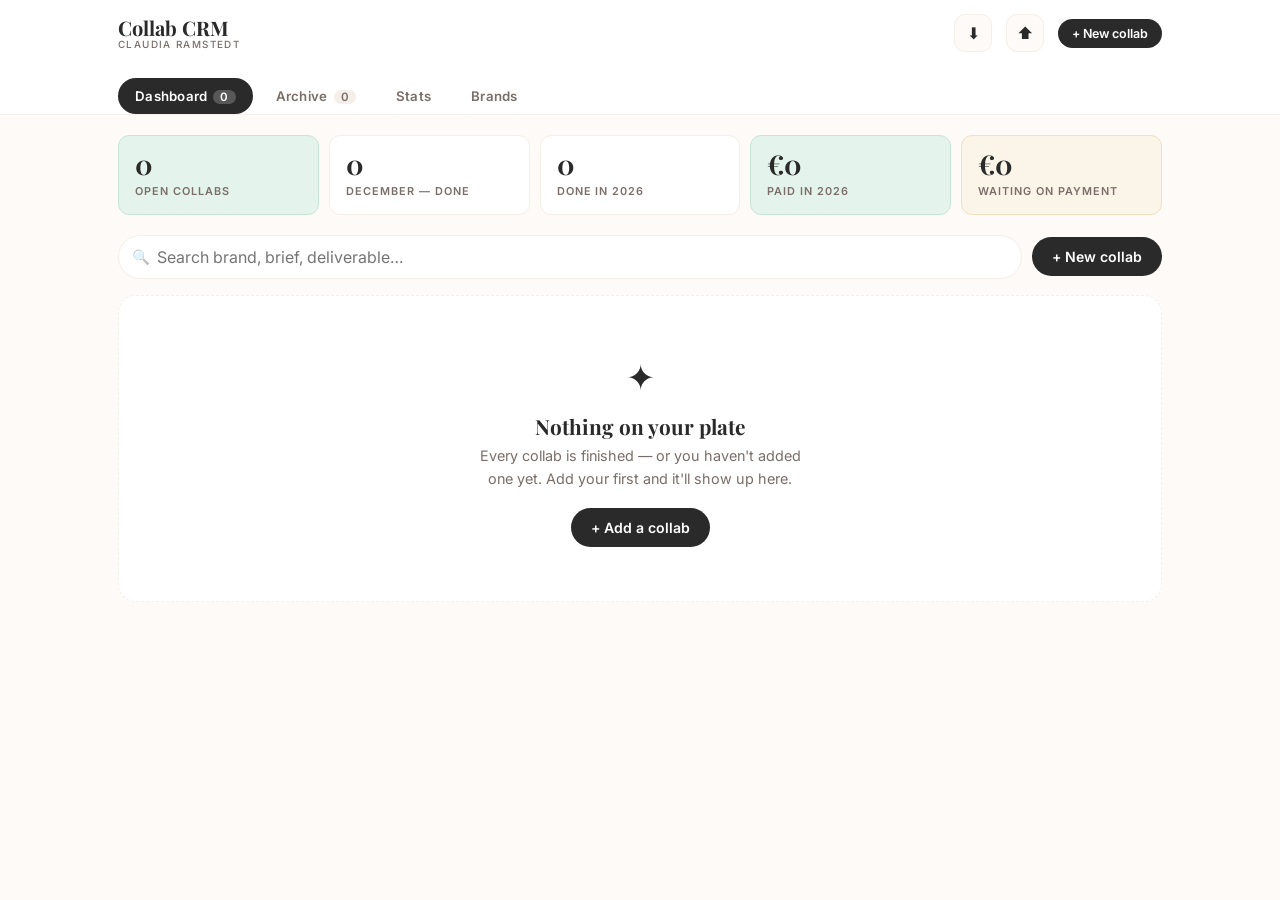
<file: crm.html>
<!DOCTYPE html>
<html lang="en">
<head>
<meta charset="UTF-8" />
<meta name="viewport" content="width=device-width, initial-scale=1.0, viewport-fit=cover" />
<meta name="robots" content="noindex, nofollow" />
<title>Collab CRM — Claudia</title>
<link rel="icon" type="image/svg+xml" href="data:image/svg+xml,<svg xmlns='http://www.w3.org/2000/svg' viewBox='0 0 100 100'><rect width='100' height='100' rx='20' fill='%23C8E6D8'/><text y='72' x='50' text-anchor='middle' font-size='48' font-family='Georgia,serif' font-weight='700' fill='%235d8a74'>CR</text></svg>" />
<link rel="apple-touch-icon" href="data:image/svg+xml,<svg xmlns='http://www.w3.org/2000/svg' viewBox='0 0 100 100'><rect width='100' height='100' rx='20' fill='%23C8E6D8'/><text y='72' x='50' text-anchor='middle' font-size='48' font-family='Georgia,serif' font-weight='700' fill='%235d8a74'>CR</text></svg>" />
<meta name="apple-mobile-web-app-capable" content="yes" />
<meta name="theme-color" content="#FDFAF7" />
<link rel="preconnect" href="https://fonts.googleapis.com" />
<link rel="preconnect" href="https://fonts.gstatic.com" crossorigin />
<link href="https://fonts.googleapis.com/css2?family=Playfair+Display:ital,wght@0,400;0,700;1,400&family=Inter:wght@300;400;500;600;700&display=swap" rel="stylesheet" />
<style>
*,*::before,*::after{box-sizing:border-box;margin:0;padding:0}
:root{
  --pink:#F8D7DC; --pink-light:#FDF0F2; --pink-deep:#c47a8a;
  --green:#C8E6D8; --green-light:#E4F3EC; --green-deep:#5d8a74;
  --beige:#FDFAF7; --beige-dark:#F5EFE8;
  --dark:#2A2A2A; --muted:#7A6E6A; --white:#fff;
  --amber:#F3E0C0; --amber-deep:#a8802f;
  --radius:18px; --radius-sm:11px;
  --shadow:0 2px 14px rgba(42,42,42,.06);
}
html{-webkit-text-size-adjust:100%}
body{font-family:'Inter',sans-serif;background:var(--beige);color:var(--dark);line-height:1.55;font-size:16px;
  padding-bottom:env(safe-area-inset-bottom)}
h1,h2,h3{font-family:'Playfair Display',serif;line-height:1.2;font-weight:700}
a{color:inherit;text-decoration:none}
button,input,select,textarea{font-family:inherit;font-size:inherit;color:inherit}
button{cursor:pointer;border:none;background:none}
.wrap{max-width:1080px;margin:0 auto;padding:0 18px}

/* ===== HEADER ===== */
.top{background:var(--white);border-bottom:1px solid var(--beige-dark);position:sticky;top:0;z-index:40}
.top-in{max-width:1080px;margin:0 auto;padding:14px 18px;display:flex;align-items:center;gap:14px;flex-wrap:wrap}
.brandmark{font-family:'Playfair Display',serif;font-size:1.25rem;font-weight:700;line-height:1.1}
.brandmark small{display:block;font-family:'Inter',sans-serif;font-size:.62rem;letter-spacing:.14em;
  text-transform:uppercase;color:var(--muted);font-weight:500}
.top-spacer{flex:1}
.iconbtn{width:38px;height:38px;border-radius:11px;display:grid;place-items:center;font-size:1rem;
  background:var(--beige);border:1px solid var(--beige-dark);transition:.15s}
.iconbtn:hover{background:var(--beige-dark)}

/* ===== TABS ===== */
.tabs{display:flex;gap:6px;padding:12px 18px 0;max-width:1080px;margin:0 auto;overflow-x:auto;
  -webkit-overflow-scrolling:touch;scrollbar-width:none}
.tabs::-webkit-scrollbar{display:none}
.tab{padding:9px 16px;border-radius:100px;font-size:.83rem;font-weight:600;letter-spacing:.02em;
  color:var(--muted);white-space:nowrap;border:1px solid transparent;transition:.15s}
.tab:hover{color:var(--dark)}
.tab.on{background:var(--dark);color:var(--white)}
.tab .pill{display:inline-block;margin-left:6px;background:rgba(255,255,255,.22);border-radius:100px;
  padding:0 7px;font-size:.72rem}
.tab:not(.on) .pill{background:var(--beige-dark);color:var(--muted)}
/* Keep all four tabs on screen on a phone instead of pushing one off the edge.
   Must come after the base .tab rules — a media query adds no specificity. */
@media(max-width:430px){
  .tabs{gap:3px;padding-inline:10px}
  .tab{padding:8px 9px;font-size:.76rem;letter-spacing:0}
  .tab .pill{margin-left:4px;padding:0 5px;font-size:.68rem}
}

/* ===== TOOLBAR ===== */
.toolbar{display:flex;gap:10px;align-items:center;margin:18px 0 16px;flex-wrap:wrap}
.search{flex:1;min-width:180px;position:relative}
.search input{width:100%;padding:11px 14px 11px 38px;border-radius:100px;border:1.5px solid var(--beige-dark);
  background:var(--white);outline:none;transition:.15s}
.search input:focus{border-color:var(--green)}
.search span{position:absolute;left:14px;top:50%;transform:translateY(-50%);opacity:.4;font-size:.9rem}
.btn{padding:11px 20px;border-radius:100px;font-weight:600;font-size:.88rem;transition:.15s;white-space:nowrap}
.btn-dark{background:var(--dark);color:var(--white)}
.btn-dark:hover{background:#000}
.btn-ghost{background:var(--white);border:1.5px solid var(--beige-dark)}
.btn-ghost:hover{border-color:var(--muted)}
.btn-sm{padding:7px 14px;font-size:.78rem}
.btn-danger{color:#a33;border-color:#f0d5d5}
.btn-danger:hover{background:#fdf0f0;border-color:#d99}

/* ===== STAT STRIP ===== */
.stats{display:grid;grid-template-columns:repeat(auto-fit,minmax(140px,1fr));gap:10px;margin-bottom:20px}
.statcard{background:var(--white);border:1px solid var(--beige-dark);border-radius:var(--radius-sm);padding:14px 16px}
.statcard .n{font-family:'Playfair Display',serif;font-size:1.7rem;font-weight:700;line-height:1.1;
  overflow-wrap:anywhere}
.statcard .l{font-size:.68rem;text-transform:uppercase;letter-spacing:.09em;color:var(--muted);
  font-weight:600;margin-top:3px}
.statcard.accent-green{background:var(--green-light);border-color:var(--green)}
.statcard.accent-pink{background:var(--pink-light);border-color:var(--pink)}
.statcard.accent-amber{background:#FBF4E8;border-color:var(--amber)}

/* ===== COLLAB CARD ===== */
.grid{display:grid;grid-template-columns:repeat(auto-fill,minmax(300px,1fr));gap:14px}
.card{background:var(--white);border:1px solid var(--beige-dark);border-radius:var(--radius);padding:18px;
  box-shadow:var(--shadow);display:flex;flex-direction:column;gap:12px;transition:.18s}
.card:hover{box-shadow:0 6px 22px rgba(42,42,42,.09);transform:translateY(-1px)}
.card.is-late{border-color:#e9bcbc}
.card-top{display:flex;align-items:flex-start;gap:10px}
.card-brand{font-family:'Playfair Display',serif;font-size:1.22rem;font-weight:700;line-height:1.25;
  overflow-wrap:anywhere;flex:1;text-align:left}
.card-brand:hover{color:var(--pink-deep)}
.badge{display:inline-block;padding:3px 10px;border-radius:100px;font-size:.66rem;font-weight:700;
  letter-spacing:.07em;text-transform:uppercase;white-space:nowrap}
.b-lead{background:var(--beige-dark);color:var(--muted)}
.b-active{background:var(--green);color:#3f6b55}
.b-delivered{background:var(--pink);color:var(--pink-deep)}
.b-done{background:var(--dark);color:var(--white)}
.b-unpaid{background:#FBF4E8;color:var(--amber-deep)}
.b-invoiced{background:var(--amber);color:var(--amber-deep)}
.b-paid{background:var(--green-light);color:var(--green-deep)}
.b-gift{background:var(--pink-light);color:var(--pink-deep)}
.b-late{background:#FBE4E4;color:#a33}
.badgerow{display:flex;flex-wrap:wrap;gap:6px}
.card-money{font-family:'Playfair Display',serif;font-size:1.35rem;font-weight:700}
.card-money small{font-family:'Inter',sans-serif;font-size:.72rem;color:var(--muted);font-weight:500}
.meta{font-size:.8rem;color:var(--muted);display:flex;flex-wrap:wrap;gap:4px 14px}
.meta b{color:var(--dark);font-weight:600}
.deliv{display:flex;flex-direction:column;gap:5px}
.deliv-item{display:flex;gap:9px;align-items:flex-start;font-size:.86rem;text-align:left;width:100%;
  padding:3px 0;line-height:1.45}
.deliv-box{flex:0 0 18px;height:18px;margin-top:2px;border-radius:5px;border:1.5px solid var(--beige-dark);
  display:grid;place-items:center;font-size:.72rem;font-weight:700;line-height:1;color:var(--white);transition:.15s}
.deliv-item.done .deliv-box{background:var(--green-deep);border-color:var(--green-deep);color:var(--white)}
/* Scoped to .deliv-txt on purpose: a bare `span` here would also grey out the
   checkmark inside .deliv-box and make it invisible against the green. */
.deliv-item.done .deliv-txt{text-decoration:line-through;color:var(--muted)}
.deliv-more{font-size:.76rem;color:var(--muted);font-style:italic}
.snip{font-size:.82rem;color:var(--muted);background:var(--beige);border-radius:9px;padding:9px 11px;
  border-left:2.5px solid var(--green);white-space:pre-wrap;overflow-wrap:anywhere}
.snip b{display:block;font-size:.62rem;text-transform:uppercase;letter-spacing:.09em;color:var(--muted);
  margin-bottom:3px;font-weight:700}
.card-acts{display:flex;gap:7px;flex-wrap:wrap;margin-top:auto;padding-top:4px}
.linkchips{display:flex;flex-wrap:wrap;gap:6px}
.linkchip{font-size:.74rem;padding:4px 11px;border-radius:100px;background:var(--green-light);
  color:var(--green-deep);font-weight:600;border:1px solid var(--green)}
.linkchip:hover{background:var(--green)}

/* ===== ARCHIVE / GROUPS ===== */
.grouphead{display:flex;align-items:baseline;gap:12px;margin:26px 0 12px;padding-bottom:8px;
  border-bottom:1px solid var(--beige-dark)}
.grouphead h3{font-size:1.15rem}
.grouphead .cnt{font-size:.75rem;color:var(--muted);font-weight:600;text-transform:uppercase;letter-spacing:.07em}
.grouphead .amt{margin-left:auto;font-size:.85rem;font-weight:600;color:var(--green-deep)}

/* ===== BARS (year view) ===== */
.bars{display:grid;grid-template-columns:repeat(12,1fr);gap:5px;align-items:end;height:150px;
  background:var(--white);border:1px solid var(--beige-dark);border-radius:var(--radius-sm);padding:14px 12px 8px}
.bar{display:flex;flex-direction:column;justify-content:flex-end;align-items:center;height:100%;gap:5px}
.bar i{width:100%;background:var(--green);border-radius:5px 5px 2px 2px;min-height:3px;transition:.3s;display:block}
.bar.zero i{background:var(--beige-dark)}
.bar em{font-style:normal;font-size:.68rem;color:var(--muted);font-weight:600}
.bar u{text-decoration:none;font-size:.62rem;color:var(--muted);text-transform:uppercase;letter-spacing:.04em}
.yearnav{display:flex;align-items:center;gap:12px;margin-bottom:14px}
.yearnav .y{font-family:'Playfair Display',serif;font-size:1.5rem;font-weight:700;min-width:70px;text-align:center}
.brandtable{background:var(--white);border:1px solid var(--beige-dark);border-radius:var(--radius-sm);overflow:hidden}
.brow{display:flex;align-items:center;gap:12px;padding:12px 16px;border-bottom:1px solid var(--beige-dark);
  width:100%;text-align:left;transition:.15s}
.brow:last-child{border-bottom:none}
.brow:hover{background:var(--beige)}
.brow .bn{font-weight:600;flex:1;overflow-wrap:anywhere}
.brow .bc{font-size:.75rem;color:var(--muted);white-space:nowrap}
.brow .bm{font-weight:600;white-space:nowrap;font-size:.9rem}

/* ===== EMPTY ===== */
.empty{text-align:center;padding:54px 22px;background:var(--white);border:1px dashed var(--beige-dark);
  border-radius:var(--radius)}
.empty .e{font-size:2.2rem;margin-bottom:10px}
.empty h3{font-size:1.3rem;margin-bottom:6px}
.empty p{color:var(--muted);font-size:.9rem;margin-bottom:18px;max-width:340px;margin-inline:auto}

/* ===== MODAL ===== */
.overlay{position:fixed;inset:0;background:rgba(42,42,42,.42);backdrop-filter:blur(3px);z-index:100;
  display:flex;align-items:flex-end;justify-content:center;padding:0}
@media(min-width:700px){.overlay{align-items:center;padding:28px}}
.sheet{background:var(--beige);width:100%;max-width:620px;max-height:94vh;overflow-y:auto;
  border-radius:22px 22px 0 0;-webkit-overflow-scrolling:touch}
@media(min-width:700px){.sheet{border-radius:var(--radius)}}
.sheet-head{position:sticky;top:0;background:var(--beige);padding:18px 20px 12px;display:flex;
  align-items:center;gap:12px;border-bottom:1px solid var(--beige-dark);z-index:2}
.sheet-head h2{font-size:1.3rem;flex:1;overflow-wrap:anywhere}
.sheet-body{padding:18px 20px 26px}
.sheet-foot{position:sticky;bottom:0;background:var(--beige);border-top:1px solid var(--beige-dark);
  padding:12px 20px calc(12px + env(safe-area-inset-bottom));display:flex;gap:9px;z-index:2}
.sheet-foot .btn{flex:1;text-align:center}
fieldset{border:none;margin-bottom:18px}
legend{font-size:.68rem;text-transform:uppercase;letter-spacing:.1em;color:var(--muted);font-weight:700;
  margin-bottom:9px;padding:0}
.f{margin-bottom:11px}
.f label{display:block;font-size:.76rem;font-weight:600;color:var(--muted);margin-bottom:4px}
.f input,.f select,.f textarea,.listrow input{width:100%;padding:11px 13px;border-radius:var(--radius-sm);
  border:1.5px solid var(--beige-dark);background:var(--white);outline:none;transition:.15s}
.f input:focus,.f select:focus,.f textarea:focus,.listrow input:focus{border-color:var(--green)}
.f textarea{resize:vertical;min-height:78px;line-height:1.5}
.f select{appearance:none;background-image:url("data:image/svg+xml,%3Csvg xmlns='http://www.w3.org/2000/svg' viewBox='0 0 12 8'%3E%3Cpath fill='%237A6E6A' d='M1 1l5 5 5-5'/%3E%3C/svg%3E");
  background-repeat:no-repeat;background-position:right 13px center;background-size:11px;padding-right:34px}
.row{display:flex;gap:10px}
.row>*{flex:1;min-width:0}
.chips{display:flex;flex-wrap:wrap;gap:6px;margin-top:7px}
.chip{font-size:.74rem;padding:5px 11px;border-radius:100px;background:var(--white);
  border:1.5px solid var(--beige-dark);color:var(--muted);font-weight:500;transition:.15s}
.chip:hover{border-color:var(--green);color:var(--dark);background:var(--green-light)}
.listrow{display:flex;gap:7px;margin-bottom:7px;align-items:stretch}
.listrow input{flex:1;min-width:0}
.xbtn{flex:0 0 42px;border-radius:var(--radius-sm);background:var(--white);border:1.5px solid var(--beige-dark);
  color:var(--muted);display:grid;place-items:center;font-size:1.1rem;line-height:1}
.xbtn:hover{background:#fdf0f0;border-color:#e9bcbc;color:#a33}
.addrow{font-size:.8rem;font-weight:600;color:var(--green-deep);padding:7px 0}
.addrow:hover{color:var(--dark)}
.hint{font-size:.72rem;color:var(--muted);margin-top:4px;line-height:1.45}
.req{color:var(--pink-deep)}

/* ===== DETAIL VIEW ===== */
.dl{display:grid;grid-template-columns:120px 1fr;gap:9px 14px;font-size:.9rem;margin-bottom:16px}
.dl dt{font-size:.7rem;text-transform:uppercase;letter-spacing:.07em;color:var(--muted);font-weight:700;
  padding-top:3px}
.dl dd{overflow-wrap:anywhere;white-space:pre-wrap}
@media(max-width:520px){.dl{grid-template-columns:1fr;gap:2px 0}.dl dd{margin-bottom:11px}}
.hist{background:var(--white);border:1px solid var(--beige-dark);border-radius:var(--radius-sm);
  padding:13px 15px;margin-bottom:9px;text-align:left;width:100%;transition:.15s}
.hist:hover{border-color:var(--green)}
.hist .h1{display:flex;gap:10px;align-items:center;margin-bottom:3px}
.hist .h1 b{flex:1;overflow-wrap:anywhere}

/* ===== TOAST ===== */
.toast{position:fixed;left:50%;transform:translateX(-50%);bottom:26px;background:var(--dark);color:var(--white);
  padding:12px 22px;border-radius:100px;font-size:.85rem;font-weight:500;z-index:300;box-shadow:0 6px 22px rgba(0,0,0,.2);
  opacity:0;pointer-events:none;transition:.25s;max-width:88vw;text-align:center}
.toast.show{opacity:1;bottom:34px}
.fab{position:fixed;right:18px;bottom:calc(18px + env(safe-area-inset-bottom));width:56px;height:56px;
  border-radius:50%;background:var(--dark);color:var(--white);font-size:1.7rem;line-height:1;display:grid;
  place-items:center;box-shadow:0 6px 20px rgba(42,42,42,.28);z-index:50}
@media(min-width:700px){.fab{display:none}}
/* Keep .wrap's horizontal padding — a bare `padding` shorthand here would
   zero it out and push content flush against the screen edge. */
.mainpad{padding-top:20px;padding-bottom:100px}
@media(max-width:520px){.hide-sm{display:none}}
</style>
</head>
<body>

<header class="top">
  <div class="top-in">
    <div class="brandmark">Collab CRM<small>Claudia Ramstedt</small></div>
    <div class="top-spacer"></div>
    <button class="iconbtn" id="btnExport" title="Download a backup of all your collabs">⬇</button>
    <button class="iconbtn" id="btnImport" title="Restore from a backup file">⬆</button>
    <button class="btn btn-dark btn-sm hide-sm" id="btnNewTop">+ New collab</button>
  </div>
  <nav class="tabs" id="tabs"></nav>
</header>

<main class="wrap mainpad" id="main"></main>

<button class="fab" id="btnNewFab" aria-label="New collab">+</button>
<div id="modalHost"></div>
<div class="toast" id="toast"></div>
<input type="file" id="fileIn" accept="application/json,.json" style="display:none" />

<script>
(function(){
"use strict";

/* ========== STORAGE ========== */
var KEY="claudia_collab_crm_v1";
var db={version:1,collabs:[]};
var storageOK=true;

function load(){
  try{
    var raw=localStorage.getItem(KEY);
    if(raw){
      var p=JSON.parse(raw);
      if(p&&Array.isArray(p.collabs)) db=p;
    }
  }catch(e){ storageOK=false; console.warn("Could not read saved data:",e); }
}
function save(){
  try{ localStorage.setItem(KEY,JSON.stringify(db)); }
  catch(e){ storageOK=false; toast("⚠ Could not save — storage is full or blocked"); console.warn(e); }
}
function uid(){ return Date.now().toString(36)+Math.random().toString(36).slice(2,8); }

/* ========== HELPERS ========== */
function esc(s){
  return String(s==null?"":s).replace(/[&<>"']/g,function(c){
    return {"&":"&amp;","<":"&lt;",">":"&gt;",'"':"&quot;","'":"&#39;"}[c];
  });
}
function safeUrl(u){
  var s=String(u||"").trim();
  if(/^https?:\/\//i.test(s)) return s;
  if(/^[\w.-]+\.[a-z]{2,}/i.test(s)) return "https://"+s;
  return "";
}
var MONTHS=["Jan","Feb","Mar","Apr","May","Jun","Jul","Aug","Sep","Oct","Nov","Dec"];
var MONTHS_LONG=["January","February","March","April","May","June","July","August","September","October","November","December"];
function todayISO(){
  var d=new Date();
  return d.getFullYear()+"-"+String(d.getMonth()+1).padStart(2,"0")+"-"+String(d.getDate()).padStart(2,"0");
}
function fmtDate(iso){
  if(!iso) return "";
  var p=String(iso).split("-");
  if(p.length!==3) return iso;
  return Number(p[2])+" "+MONTHS[Number(p[1])-1]+" "+p[0];
}
function daysUntil(iso){
  if(!iso) return null;
  var t=new Date(todayISO()+"T00:00:00").getTime();
  var d=new Date(iso+"T00:00:00").getTime();
  if(isNaN(d)) return null;
  return Math.round((d-t)/86400000);
}
function deadlineLabel(iso){
  var n=daysUntil(iso);
  if(n===null) return "";
  if(n<0) return Math.abs(n)+ (Math.abs(n)===1?" day late":" days late");
  if(n===0) return "Due today";
  if(n===1) return "Due tomorrow";
  return "Due in "+n+" days";
}
var CUR={EUR:"€",SEK:"kr",USD:"$",GBP:"£"};
function money(amount,cur){
  var n=Number(amount)||0;
  var sym=CUR[cur]||cur||"€";
  var s=n%1===0?String(n):n.toFixed(2);
  s=s.replace(/\B(?=(\d{3})+(?!\d))/g," ");
  return cur==="SEK"?(s+" kr"):(sym+s);
}
/* Sums are kept per-currency so we never invent an exchange rate. */
function sumMap(){ return {}; }
function addTo(map,cur,amount){
  var c=cur||"EUR";
  map[c]=(map[c]||0)+(Number(amount)||0);
}
function fmtSum(map){
  var ks=Object.keys(map).filter(function(k){return map[k]>0;});
  if(!ks.length) return money(0,"EUR");
  return ks.map(function(k){return money(map[k],k);}).join(" + ");
}

/* ========== MODEL ========== */
var STATUS={
  lead:{label:"Lead",cls:"b-lead"},
  active:{label:"Active",cls:"b-active"},
  delivered:{label:"Delivered",cls:"b-delivered"},
  done:{label:"Done",cls:"b-done"}
};
var PAY={
  na:{label:"",cls:""},
  unpaid:{label:"Unpaid",cls:"b-unpaid"},
  invoiced:{label:"Invoiced",cls:"b-invoiced"},
  paid:{label:"Paid",cls:"b-paid"}
};
function blank(){
  return {
    /* Defaults to "active": most collabs get added once they're already booked. */
    id:uid(), brand:"", status:"active",
    dealType:"paid", price:"", currency:"EUR", giftedValue:"",
    payStatus:"unpaid", invoiceNo:"", invoiceDate:"", paidDate:"",
    deliverables:[], usageRights:"", exclusivity:"",
    brief:"", notes:"", deadline:"", startDate:todayISO(), completedDate:"",
    contactName:"", contactEmail:"", links:[],
    createdAt:new Date().toISOString()
  };
}
/* Fill in any field a older/imported record is missing. */
function normalize(c){
  var b=blank();
  for(var k in b){ if(!(k in c)) c[k]=b[k]; }
  if(!Array.isArray(c.deliverables)) c.deliverables=[];
  if(!Array.isArray(c.links)) c.links=[];
  c.deliverables=c.deliverables.map(function(d){
    return typeof d==="string"?{text:d,done:false}:{text:String(d.text||""),done:!!d.done};
  });
  c.links=c.links.filter(function(l){return l&&l.url;})
    .map(function(l){return {label:String(l.label||"Link"),url:String(l.url)};});
  if(!STATUS[c.status]) c.status="active";
  if(!PAY[c.payStatus]) c.payStatus="unpaid";
  if(!c.id) c.id=uid();
  return c;
}
function all(){ return db.collabs.map(normalize); }
function byId(id){
  for(var i=0;i<db.collabs.length;i++) if(db.collabs[i].id===id) return normalize(db.collabs[i]);
  return null;
}
function put(c){
  for(var i=0;i<db.collabs.length;i++){
    if(db.collabs[i].id===c.id){ db.collabs[i]=c; save(); return; }
  }
  db.collabs.unshift(c); save();
}
function remove(id){
  db.collabs=db.collabs.filter(function(c){return c.id!==id;});
  save();
}
function isOpen(c){ return c.status!=="done"; }
/* The date a collab counts toward for monthly/yearly stats. */
function countDate(c){ return c.completedDate||c.deadline||c.startDate||""; }
function earned(c){
  if(c.dealType==="gifted") return 0;
  return Number(c.price)||0;
}
function giftValue(c){
  if(c.dealType==="paid") return 0;
  return Number(c.giftedValue)||0;
}

/* ========== STATE ========== */
var state={tab:"active",q:"",year:new Date().getFullYear(),brand:null};

/* ========== SEARCH / FILTER ========== */
function matches(c,q){
  if(!q) return true;
  var hay=[c.brand,c.brief,c.usageRights,c.notes,c.contactName,c.contactEmail,c.exclusivity,c.invoiceNo]
    .concat(c.deliverables.map(function(d){return d.text;}))
    .join(" ").toLowerCase();
  return hay.indexOf(q.toLowerCase())>=0;
}
function openCollabs(){
  return all().filter(isOpen).filter(function(c){return matches(c,state.q);}).sort(function(a,b){
    var ad=a.deadline||"9999", bd=b.deadline||"9999";
    if(ad!==bd) return ad<bd?-1:1;
    return (a.brand||"").localeCompare(b.brand||"");
  });
}
function doneCollabs(){
  return all().filter(function(c){return !isOpen(c);}).filter(function(c){return matches(c,state.q);})
    .sort(function(a,b){
      var ad=countDate(a)||"0", bd=countDate(b)||"0";
      return ad<bd?1:(ad>bd?-1:0);
    });
}

/* ========== RENDER: TABS ========== */
function renderTabs(){
  var openN=all().filter(isOpen).length;
  var doneN=all().length-openN;
  var tabs=[
    ["active","Dashboard",openN],
    ["archive","Archive",doneN],
    ["year","Stats",null],
    ["brands","Brands",null]
  ];
  document.getElementById("tabs").innerHTML=tabs.map(function(t){
    return '<button class="tab'+(state.tab===t[0]?" on":"")+'" data-tab="'+t[0]+'">'+esc(t[1])+
      (t[2]!==null?'<span class="pill">'+t[2]+"</span>":"")+"</button>";
  }).join("");
}

/* ========== RENDER: CARD ========== */
function statCard(n,l,accent){
  return '<div class="statcard'+(accent?" accent-"+accent:"")+'"><div class="n">'+esc(n)+
    '</div><div class="l">'+esc(l)+"</div></div>";
}
function badge(txt,cls){ return '<span class="badge '+cls+'">'+esc(txt)+"</span>"; }

function cardHTML(c){
  var late=isOpen(c)&&c.deadline&&daysUntil(c.deadline)<0;
  var h='<article class="card'+(late?" is-late":"")+'" data-id="'+c.id+'">';

  h+='<div class="card-top"><button class="card-brand" data-act="open" data-id="'+c.id+'">'+
     esc(c.brand||"Untitled")+"</button>"+badge(STATUS[c.status].label,STATUS[c.status].cls)+"</div>";

  var bl=[];
  if(c.dealType!=="paid") bl.push(badge(c.dealType==="gifted"?"Gifted":"Paid + gifted","b-gift"));
  if(c.dealType!=="gifted"&&PAY[c.payStatus].label) bl.push(badge(PAY[c.payStatus].label,PAY[c.payStatus].cls));
  if(late) bl.push(badge(deadlineLabel(c.deadline),"b-late"));
  if(bl.length) h+='<div class="badgerow">'+bl.join("")+"</div>";

  var mparts=[];
  if(earned(c)>0) mparts.push(money(earned(c),c.currency));
  if(giftValue(c)>0) mparts.push('<small>gifted '+esc(money(giftValue(c),c.currency))+"</small>");
  if(mparts.length) h+='<div class="card-money">'+mparts.join(" ")+"</div>";

  var m=[];
  if(c.deadline&&!late) m.push("<b>"+esc(deadlineLabel(c.deadline))+"</b> · "+esc(fmtDate(c.deadline)));
  else if(c.deadline&&late) m.push("Deadline "+esc(fmtDate(c.deadline)));
  if(c.completedDate) m.push("Completed "+esc(fmtDate(c.completedDate)));
  if(c.contactName) m.push(esc(c.contactName));
  if(m.length) h+='<div class="meta">'+m.map(function(x){return "<span>"+x+"</span>";}).join("")+"</div>";

  if(c.deliverables.length){
    var doneN=c.deliverables.filter(function(d){return d.done;}).length;
    h+='<div class="deliv">';
    c.deliverables.slice(0,4).forEach(function(d,i){
      h+='<button class="deliv-item'+(d.done?" done":"")+'" data-act="toggle" data-id="'+c.id+'" data-i="'+i+'">'+
         '<span class="deliv-box">'+(d.done?"✓":"")+'</span><span class="deliv-txt">'+esc(d.text)+"</span></button>";
    });
    if(c.deliverables.length>4)
      h+='<div class="deliv-more">+'+(c.deliverables.length-4)+" more · "+doneN+"/"+c.deliverables.length+" done</div>";
    h+="</div>";
  }

  if(c.usageRights) h+='<div class="snip"><b>Usage rights</b>'+esc(c.usageRights)+"</div>";

  if(c.links.length){
    h+='<div class="linkchips">'+c.links.map(function(l){
      var u=safeUrl(l.url);
      return u?'<a class="linkchip" href="'+esc(u)+'" target="_blank" rel="noopener">'+esc(l.label||"Link")+" ↗</a>":"";
    }).join("")+"</div>";
  }

  h+='<div class="card-acts">';
  h+='<button class="btn btn-ghost btn-sm" data-act="open" data-id="'+c.id+'">View</button>';
  h+='<button class="btn btn-ghost btn-sm" data-act="edit" data-id="'+c.id+'">Edit</button>';
  if(isOpen(c)) h+='<button class="btn btn-dark btn-sm" data-act="finish" data-id="'+c.id+'">✓ Mark done</button>';
  else h+='<button class="btn btn-ghost btn-sm" data-act="reopen" data-id="'+c.id+'">↩ Reopen</button>';
  h+="</div></article>";
  return h;
}

/* ========== VIEW: DASHBOARD ========== */
function viewActive(){
  var list=openCollabs(), everyone=all();
  var now=new Date(), yr=now.getFullYear(), mo=now.getMonth();

  var thisMonth=everyone.filter(function(c){
    var d=countDate(c);
    return !isOpen(c)&&d&&Number(d.slice(0,4))===yr&&Number(d.slice(5,7))-1===mo;
  }).length;
  var thisYear=everyone.filter(function(c){
    var d=countDate(c);
    return !isOpen(c)&&d&&Number(d.slice(0,4))===yr;
  }).length;

  var owed=sumMap();
  everyone.forEach(function(c){
    if(c.dealType!=="gifted"&&c.payStatus!=="paid"&&earned(c)>0) addTo(owed,c.currency,earned(c));
  });
  var paidYear=sumMap();
  everyone.forEach(function(c){
    var d=c.paidDate||countDate(c);
    if(c.payStatus==="paid"&&d&&Number(d.slice(0,4))===yr) addTo(paidYear,c.currency,earned(c));
  });

  var h='<div class="stats">'+
    statCard(list.length,"Open collabs","green")+
    statCard(thisMonth,MONTHS_LONG[mo]+" — done")+
    statCard(thisYear,"Done in "+yr)+
    statCard(fmtSum(paidYear),"Paid in "+yr,"green")+
    statCard(fmtSum(owed),"Waiting on payment","amber")+
  "</div>";

  h+=toolbarHTML("Search brand, brief, deliverable…");

  if(!list.length){
    h+=state.q
      ? emptyHTML("🔍","No matches","Nothing open matches “"+esc(state.q)+"”. Check the Archive tab for finished collabs.",false)
      : emptyHTML("✦","Nothing on your plate","Every collab is finished — or you haven't added one yet. Add your first and it'll show up here.",true);
  }else{
    h+='<div class="grid">'+list.map(cardHTML).join("")+"</div>";
  }
  return h;
}

/* ========== VIEW: ARCHIVE ========== */
function viewArchive(){
  var list=doneCollabs();
  var h=toolbarHTML("Search finished collabs…");
  if(!list.length){
    h+=emptyHTML("📦","Archive is empty",
      "When you mark a collab done it moves here — off the dashboard, but never lost.",false);
    return h;
  }
  var groups={},order=[];
  list.forEach(function(c){
    var d=countDate(c);
    var k=d?d.slice(0,7):"unknown";
    if(!groups[k]){groups[k]=[];order.push(k);}
    groups[k].push(c);
  });
  order.forEach(function(k){
    var g=groups[k];
    var title;
    if(k==="unknown") title="No date set";
    else title=MONTHS_LONG[Number(k.slice(5,7))-1]+" "+k.slice(0,4);
    var sum=sumMap();
    g.forEach(function(c){ addTo(sum,c.currency,earned(c)); });
    h+='<div class="grouphead"><h3>'+esc(title)+'</h3><span class="cnt">'+g.length+
       (g.length===1?" collab":" collabs")+'</span><span class="amt">'+esc(fmtSum(sum))+"</span></div>";
    h+='<div class="grid">'+g.map(cardHTML).join("")+"</div>";
  });
  return h;
}

/* ========== VIEW: YEAR & STATS ========== */
function viewYear(){
  var y=state.year;
  var done=all().filter(function(c){
    var d=countDate(c);
    return !isOpen(c)&&d&&Number(d.slice(0,4))===y;
  });
  var perMonth=new Array(12).fill(0);
  done.forEach(function(c){
    var m=Number(countDate(c).slice(5,7))-1;
    if(m>=0&&m<12) perMonth[m]++;
  });
  var max=Math.max.apply(null,perMonth.concat([1]));

  var totalPaid=sumMap(), totalGift=sumMap(), outstanding=sumMap();
  done.forEach(function(c){
    addTo(totalPaid,c.currency,earned(c));
    addTo(totalGift,c.currency,giftValue(c));
    if(c.dealType!=="gifted"&&c.payStatus!=="paid") addTo(outstanding,c.currency,earned(c));
  });
  var brands={};
  done.forEach(function(c){ brands[(c.brand||"Untitled").trim()]=true; });
  /* For the current year, average over months elapsed so far — not a full 12. */
  var now=new Date();
  var monthsSoFar=(y===now.getFullYear())?(now.getMonth()+1):12;
  var avgPerMonth=done.length?(Math.round(done.length/monthsSoFar*10)/10):0;

  var years={};
  all().forEach(function(c){ var d=countDate(c); if(d) years[d.slice(0,4)]=true; });
  years[new Date().getFullYear()]=true;
  var ylist=Object.keys(years).sort();

  var h='<div class="yearnav">'+
    '<button class="iconbtn" data-act="year" data-y="'+(y-1)+'">‹</button>'+
    '<span class="y">'+y+"</span>"+
    '<button class="iconbtn" data-act="year" data-y="'+(y+1)+'">›</button>'+
    '<span class="hint" style="margin:0">Have data in: '+esc(ylist.join(", "))+"</span></div>";

  h+='<div class="stats">'+
    statCard(done.length,"Collabs completed","green")+
    statCard(Object.keys(brands).length,"Different brands")+
    statCard(fmtSum(totalPaid),"Total invoiced","green")+
    statCard(fmtSum(outstanding),"Still unpaid","amber")+
    statCard(fmtSum(totalGift),"Gifted value","pink")+
    statCard(avgPerMonth,"Avg per month")+
  "</div>";

  h+='<div class="bars">'+perMonth.map(function(n,i){
    return '<div class="bar'+(n===0?" zero":"")+'" title="'+esc(MONTHS_LONG[i]+": "+n+
      (n===1?" collab":" collabs"))+'">'+
      "<em>"+(n||"")+'</em><i style="height:'+(n/max*100)+'%"></i><u>'+MONTHS[i]+"</u></div>";
  }).join("")+"</div>";

  if(!done.length){
    h+='<p class="hint" style="text-align:center;margin-top:16px">No collabs marked done in '+y+" yet.</p>";
  }
  return h;
}

/* ========== VIEW: BRANDS ========== */
function viewBrands(){
  var map={};
  all().forEach(function(c){
    var k=(c.brand||"Untitled").trim();
    var lk=k.toLowerCase();
    if(!map[lk]) map[lk]={name:k,items:[],sum:sumMap(),open:0};
    map[lk].items.push(c);
    addTo(map[lk].sum,c.currency,earned(c));
    if(isOpen(c)) map[lk].open++;
  });
  var rows=Object.keys(map).map(function(k){return map[k];})
    .filter(function(b){ return !state.q||b.name.toLowerCase().indexOf(state.q.toLowerCase())>=0; })
    .sort(function(a,b){ return b.items.length-a.items.length||a.name.localeCompare(b.name); });

  var h=toolbarHTML("Search brands…");
  if(!rows.length){
    h+=emptyHTML("🏷","No brands yet","Add a collab and the brand shows up here with its whole history.",true);
    return h;
  }
  h+='<div class="brandtable">'+rows.map(function(b){
    return '<button class="brow" data-act="brand" data-brand="'+esc(b.name)+'">'+
      '<span class="bn">'+esc(b.name)+(b.open?' <span class="badge b-active">'+b.open+" open</span>":"")+"</span>"+
      '<span class="bc">'+b.items.length+(b.items.length===1?" collab":" collabs")+"</span>"+
      '<span class="bm">'+esc(fmtSum(b.sum))+"</span></button>";
  }).join("")+"</div>";
  return h;
}

/* ========== SHARED CHROME ========== */
function toolbarHTML(placeholder){
  return '<div class="toolbar"><div class="search"><span>🔍</span>'+
    '<input id="q" type="search" placeholder="'+esc(placeholder)+'" value="'+esc(state.q)+'" /></div>'+
    '<button class="btn btn-dark hide-sm" data-act="new">+ New collab</button></div>';
}
function emptyHTML(emoji,title,text,showBtn){
  return '<div class="empty"><div class="e">'+emoji+"</div><h3>"+esc(title)+"</h3><p>"+text+"</p>"+
    (showBtn?'<button class="btn btn-dark" data-act="new">+ Add a collab</button>':"")+"</div>";
}

function render(){
  renderTabs();
  var main=document.getElementById("main");
  var scroll=window.scrollY;
  if(state.tab==="active") main.innerHTML=viewActive();
  else if(state.tab==="archive") main.innerHTML=viewArchive();
  else if(state.tab==="year") main.innerHTML=viewYear();
  else main.innerHTML=viewBrands();
  window.scrollTo(0,scroll);
  if(!storageOK){
    var w=document.createElement("div");
    w.className="hint";
    w.style.cssText="text-align:center;margin-top:20px;color:#a33";
    w.textContent="⚠ This browser is blocking local storage, so changes won't be remembered. Try a normal (non-private) window.";
    main.appendChild(w);
  }
}

/* ========== MODAL PLUMBING ========== */
function closeModal(){ document.getElementById("modalHost").innerHTML=""; document.body.style.overflow=""; }
function openModal(html){
  document.getElementById("modalHost").innerHTML='<div class="overlay" data-overlay="1">'+html+"</div>";
  document.body.style.overflow="hidden";
  var host=document.getElementById("modalHost");
  host.querySelector(".sheet").scrollTop=0;
}
function toast(msg){
  var t=document.getElementById("toast");
  t.textContent=msg;
  t.classList.add("show");
  clearTimeout(t._t);
  t._t=setTimeout(function(){ t.classList.remove("show"); },2600);
}

/* ========== FORM ========== */
var RIGHTS_PRESETS=["Organic only","Paid ads — 3 months","Paid ads — 6 months","Paid ads — 12 months",
  "Whitelisting / Spark Ads","Perpetual, all channels","Website & email only"];
var DELIV_PRESETS=["1 TikTok video","1 Instagram Reel","3 photos","Story set (3 frames)","Raw footage","Voiceover"];

function listRowHTML(kind,val1,val2){
  if(kind==="deliv"){
    return '<div class="listrow" data-kind="deliv">'+
      '<input type="text" class="d-text" placeholder="e.g. 1 TikTok video" value="'+esc(val1)+'" />'+
      '<button type="button" class="xbtn" data-act="rmrow">×</button></div>';
  }
  /* Deliberately type="text", not type="url": a pasted link without https://
     would otherwise fail HTML5 validation and block the whole save. We add the
     scheme ourselves in safeUrl() instead. */
  return '<div class="listrow" data-kind="link">'+
    '<input type="text" class="l-label" placeholder="Label" style="flex:0 0 34%" value="'+esc(val1)+'" />'+
    '<input type="text" inputmode="url" class="l-url" placeholder="Paste link…" value="'+esc(val2)+'" />'+
    '<button type="button" class="xbtn" data-act="rmrow">×</button></div>';
}

function formHTML(c,isNew){
  var h='<div class="sheet"><form id="collabForm">';
  h+='<div class="sheet-head"><h2>'+(isNew?"New collab":esc(c.brand||"Edit collab"))+"</h2>"+
     '<button type="button" class="iconbtn" data-act="close">×</button></div>';
  h+='<div class="sheet-body">';

  h+='<fieldset><legend>The basics</legend>';
  h+='<div class="f"><label>Brand <span class="req">*</span></label>'+
     '<input name="brand" type="text" required placeholder="e.g. Magnum" value="'+esc(c.brand)+'" /></div>';
  h+='<div class="row">'+
     '<div class="f"><label>Status</label><select name="status">'+
       Object.keys(STATUS).map(function(k){
         return '<option value="'+k+'"'+(c.status===k?" selected":"")+">"+STATUS[k].label+"</option>";
       }).join("")+"</select></div>"+
     '<div class="f"><label>Deadline</label><input name="deadline" type="date" value="'+esc(c.deadline)+'" /></div>'+
     "</div>";
  h+='<p class="hint">Setting status to <b>Done</b> moves it off the dashboard into the Archive — it still counts in your stats.</p>';
  h+="</fieldset>";

  h+='<fieldset><legend>The deal</legend>';
  h+='<div class="f"><label>Type</label><select name="dealType">'+
     '<option value="paid"'+(c.dealType==="paid"?" selected":"")+">Paid</option>"+
     '<option value="gifted"'+(c.dealType==="gifted"?" selected":"")+">Gifted only</option>"+
     '<option value="both"'+(c.dealType==="both"?" selected":"")+">Paid + gifted product</option>"+
     "</select></div>";
  h+='<div class="row">'+
     '<div class="f"><label>Fee</label><input name="price" type="number" inputmode="decimal" min="0" step="any" placeholder="0" value="'+esc(c.price)+'" /></div>'+
     '<div class="f"><label>Currency</label><select name="currency">'+
       ["EUR","SEK","USD","GBP"].map(function(k){
         return '<option value="'+k+'"'+(c.currency===k?" selected":"")+">"+k+" ("+CUR[k]+")</option>";
       }).join("")+"</select></div>"+
     '<div class="f"><label>Gifted value</label><input name="giftedValue" type="number" inputmode="decimal" min="0" step="any" placeholder="0" value="'+esc(c.giftedValue)+'" /></div>'+
     "</div>";
  h+='<div class="row">'+
     '<div class="f"><label>Payment</label><select name="payStatus">'+
       ["unpaid","invoiced","paid"].map(function(k){
         return '<option value="'+k+'"'+(c.payStatus===k?" selected":"")+">"+PAY[k].label+"</option>";
       }).join("")+"</select></div>"+
     '<div class="f"><label>Invoice #</label><input name="invoiceNo" type="text" placeholder="optional" value="'+esc(c.invoiceNo)+'" /></div>'+
     "</div>";
  h+='<div class="row">'+
     '<div class="f"><label>Invoice sent</label><input name="invoiceDate" type="date" value="'+esc(c.invoiceDate)+'" /></div>'+
     '<div class="f"><label>Paid on</label><input name="paidDate" type="date" value="'+esc(c.paidDate)+'" /></div>'+
     "</div>";
  h+="</fieldset>";

  h+='<fieldset><legend>Deliverables</legend><div id="delivList">'+
     (c.deliverables.length?c.deliverables.map(function(d){return listRowHTML("deliv",d.text);}).join("")
       :listRowHTML("deliv",""))+
     '</div><button type="button" class="addrow" data-act="addrow" data-kind="deliv">+ Add deliverable</button>'+
     '<div class="chips">'+DELIV_PRESETS.map(function(p){
       return '<button type="button" class="chip" data-act="chip-deliv" data-v="'+esc(p)+'">+ '+esc(p)+"</button>";
     }).join("")+"</div></fieldset>";

  h+='<fieldset><legend>Rights &amp; brief</legend>';
  h+='<div class="f"><label>Usage rights</label>'+
     '<textarea name="usageRights" placeholder="Where and for how long the brand can use the content">'+esc(c.usageRights)+"</textarea>"+
     '<div class="chips">'+RIGHTS_PRESETS.map(function(p){
       return '<button type="button" class="chip" data-act="chip-rights" data-v="'+esc(p)+'">+ '+esc(p)+"</button>";
     }).join("")+"</div></div>";
  h+='<div class="f"><label>Exclusivity</label>'+
     '<input name="exclusivity" type="text" placeholder="e.g. No competing ice cream brands for 3 months" value="'+esc(c.exclusivity)+'" /></div>';
  h+='<div class="f"><label>Brief</label>'+
     '<textarea name="brief" placeholder="What the brand wants: hooks, talking points, tone, do&#39;s and don&#39;ts…" style="min-height:120px">'+esc(c.brief)+"</textarea></div>";
  h+="</fieldset>";

  h+='<fieldset><legend>Links</legend><div id="linkList">'+
     (c.links.length?c.links.map(function(l){return listRowHTML("link",l.label,l.url);}).join("")
       :listRowHTML("link","",""))+
     '</div><button type="button" class="addrow" data-act="addrow" data-kind="link">+ Add link</button>'+
     '<p class="hint">Contract, Drive folder, the posted video — anything you want one tap away.</p></fieldset>';

  h+='<fieldset><legend>Contact &amp; notes</legend>';
  h+='<div class="row">'+
     '<div class="f"><label>Contact name</label><input name="contactName" type="text" value="'+esc(c.contactName)+'" /></div>'+
     '<div class="f"><label>Email</label><input name="contactEmail" type="text" inputmode="email" value="'+esc(c.contactEmail)+'" /></div>'+
     "</div>";
  h+='<div class="row">'+
     '<div class="f"><label>Started</label><input name="startDate" type="date" value="'+esc(c.startDate)+'" /></div>'+
     '<div class="f"><label>Completed</label><input name="completedDate" type="date" value="'+esc(c.completedDate)+'" /></div>'+
     "</div>";
  h+='<div class="f"><label>Notes</label><textarea name="notes" placeholder="Anything else worth remembering">'+esc(c.notes)+"</textarea></div>";
  h+="</fieldset>";

  h+="</div>";
  h+='<div class="sheet-foot">'+
     (isNew?"":'<button type="button" class="btn btn-ghost btn-danger" data-act="delete" data-id="'+c.id+'" style="flex:0 0 auto">Delete</button>')+
     '<button type="button" class="btn btn-ghost" data-act="close">Cancel</button>'+
     '<button type="submit" class="btn btn-dark">'+(isNew?"Add collab":"Save")+"</button></div>";
  h+="</form></div>";
  return h;
}

function openForm(id){
  var isNew=!id;
  var c=isNew?blank():byId(id);
  if(!c) return;
  openModal(formHTML(c,isNew));
  var form=document.getElementById("collabForm");
  var brandInput=form.querySelector('[name="brand"]');
  if(isNew&&brandInput) setTimeout(function(){brandInput.focus();},80);

  form.addEventListener("submit",function(e){
    e.preventDefault();
    var fd=new FormData(form);
    var out=isNew?blank():byId(id);
    out.id=c.id;
    ["brand","status","dealType","price","currency","giftedValue","payStatus","invoiceNo",
     "invoiceDate","paidDate","usageRights","exclusivity","brief","notes","deadline",
     "startDate","completedDate","contactName","contactEmail"].forEach(function(k){
      out[k]=String(fd.get(k)==null?"":fd.get(k)).trim();
    });
    if(!out.brand){ toast("Give it a brand name first"); brandInput.focus(); return; }

    var prev=isNew?null:byId(id);
    out.deliverables=[].slice.call(form.querySelectorAll("#delivList .listrow")).map(function(row,i){
      var txt=row.querySelector(".d-text").value.trim();
      var was=prev&&prev.deliverables[i];
      return txt?{text:txt,done:was&&was.text===txt?was.done:false}:null;
    }).filter(Boolean);
    out.links=[].slice.call(form.querySelectorAll("#linkList .listrow")).map(function(row){
      var url=row.querySelector(".l-url").value.trim();
      var lab=row.querySelector(".l-label").value.trim();
      return url?{label:lab||"Link",url:url}:null;
    }).filter(Boolean);

    if(out.status==="done"&&!out.completedDate) out.completedDate=todayISO();
    if(out.status!=="done") out.completedDate="";
    if(out.payStatus==="paid"&&!out.paidDate) out.paidDate=todayISO();

    put(out);
    closeModal();
    render();
    toast(isNew?"Added "+out.brand:"Saved");
  });
}

/* ========== DETAIL ========== */
function detailHTML(c){
  var h='<div class="sheet"><div class="sheet-head"><h2>'+esc(c.brand||"Untitled")+"</h2>"+
    '<button type="button" class="iconbtn" data-act="close">×</button></div><div class="sheet-body">';

  var bl=[badge(STATUS[c.status].label,STATUS[c.status].cls)];
  if(c.dealType!=="paid") bl.push(badge(c.dealType==="gifted"?"Gifted":"Paid + gifted","b-gift"));
  if(c.dealType!=="gifted"&&PAY[c.payStatus].label) bl.push(badge(PAY[c.payStatus].label,PAY[c.payStatus].cls));
  if(isOpen(c)&&c.deadline&&daysUntil(c.deadline)<0) bl.push(badge(deadlineLabel(c.deadline),"b-late"));
  h+='<div class="badgerow" style="margin-bottom:16px">'+bl.join("")+"</div>";

  var rows=[];
  if(earned(c)>0) rows.push(["Fee",money(earned(c),c.currency)]);
  if(giftValue(c)>0) rows.push(["Gifted value",money(giftValue(c),c.currency)]);
  if(c.invoiceNo) rows.push(["Invoice #",c.invoiceNo]);
  if(c.invoiceDate) rows.push(["Invoice sent",fmtDate(c.invoiceDate)]);
  if(c.paidDate) rows.push(["Paid on",fmtDate(c.paidDate)]);
  if(c.startDate) rows.push(["Started",fmtDate(c.startDate)]);
  if(c.deadline) rows.push(["Deadline",fmtDate(c.deadline)+(isOpen(c)?" · "+deadlineLabel(c.deadline):"")]);
  if(c.completedDate) rows.push(["Completed",fmtDate(c.completedDate)]);
  if(c.contactName) rows.push(["Contact",c.contactName]);
  if(c.contactEmail) rows.push(["Email",c.contactEmail]);
  if(c.exclusivity) rows.push(["Exclusivity",c.exclusivity]);
  if(rows.length){
    h+="<dl class=\"dl\">"+rows.map(function(r){
      return "<dt>"+esc(r[0])+"</dt><dd>"+esc(r[1])+"</dd>";
    }).join("")+"</dl>";
  }

  if(c.deliverables.length){
    h+='<fieldset><legend>Deliverables ('+c.deliverables.filter(function(d){return d.done;}).length+
       "/"+c.deliverables.length+')</legend><div class="deliv">';
    c.deliverables.forEach(function(d,i){
      h+='<button class="deliv-item'+(d.done?" done":"")+'" data-act="toggle" data-id="'+c.id+'" data-i="'+i+'">'+
         '<span class="deliv-box">'+(d.done?"✓":"")+'</span><span class="deliv-txt">'+esc(d.text)+"</span></button>";
    });
    h+="</div></fieldset>";
  }
  if(c.usageRights) h+='<fieldset><legend>Usage rights</legend><div class="snip">'+esc(c.usageRights)+"</div></fieldset>";
  if(c.brief) h+='<fieldset><legend>Brief</legend><div class="snip">'+esc(c.brief)+"</div></fieldset>";
  if(c.notes) h+='<fieldset><legend>Notes</legend><div class="snip">'+esc(c.notes)+"</div></fieldset>";
  if(c.links.length){
    h+='<fieldset><legend>Links</legend><div class="linkchips">'+c.links.map(function(l){
      var u=safeUrl(l.url);
      return u?'<a class="linkchip" href="'+esc(u)+'" target="_blank" rel="noopener">'+esc(l.label||"Link")+" ↗</a>":"";
    }).join("")+"</div></fieldset>";
  }

  h+="</div>";
  h+='<div class="sheet-foot">'+
     '<button type="button" class="btn btn-ghost" data-act="close">Close</button>'+
     '<button type="button" class="btn btn-ghost" data-act="edit" data-id="'+c.id+'">Edit</button>'+
     (isOpen(c)
       ?'<button type="button" class="btn btn-dark" data-act="finish" data-id="'+c.id+'">✓ Mark done</button>'
       :'<button type="button" class="btn btn-ghost" data-act="reopen" data-id="'+c.id+'">↩ Reopen</button>')+
     "</div></div>";
  return h;
}

function brandDetailHTML(name){
  var items=all().filter(function(c){
    return (c.brand||"Untitled").trim().toLowerCase()===name.toLowerCase();
  }).sort(function(a,b){
    var ad=countDate(a)||"0", bd=countDate(b)||"0";
    return ad<bd?1:(ad>bd?-1:0);
  });
  var sum=sumMap(), gift=sumMap();
  items.forEach(function(c){ addTo(sum,c.currency,earned(c)); addTo(gift,c.currency,giftValue(c)); });

  var h='<div class="sheet"><div class="sheet-head"><h2>'+esc(name)+"</h2>"+
    '<button type="button" class="iconbtn" data-act="close">×</button></div><div class="sheet-body">';
  h+='<div class="stats" style="margin-bottom:18px">'+
     statCard(items.length,"Collabs","green")+
     statCard(fmtSum(sum),"Total earned")+
     (Object.keys(gift).length?statCard(fmtSum(gift),"Gifted value","pink"):"")+
     "</div>";
  h+=items.map(function(c){
    var d=countDate(c);
    return '<button class="hist" data-act="open" data-id="'+c.id+'">'+
      '<div class="h1"><b>'+esc(d?fmtDate(d):"No date")+"</b>"+
      badge(STATUS[c.status].label,STATUS[c.status].cls)+"</div>"+
      '<div class="meta"><span>'+esc(earned(c)>0?money(earned(c),c.currency):"—")+"</span>"+
      (c.deliverables.length?"<span>"+c.deliverables.length+" deliverables</span>":"")+
      (c.usageRights?"<span>"+esc(c.usageRights.slice(0,44))+(c.usageRights.length>44?"…":"")+"</span>":"")+
      "</div></button>";
  }).join("");
  h+='</div><div class="sheet-foot"><button type="button" class="btn btn-ghost" data-act="close">Close</button></div></div>';
  return h;
}

/* ========== EXPORT / IMPORT ========== */
function doExport(){
  var stamp=todayISO();
  var blob=new Blob([JSON.stringify(db,null,2)],{type:"application/json"});
  var a=document.createElement("a");
  a.href=URL.createObjectURL(blob);
  a.download="collab-crm-backup-"+stamp+".json";
  document.body.appendChild(a); a.click(); document.body.removeChild(a);
  setTimeout(function(){URL.revokeObjectURL(a.href);},1000);
  toast("Backup downloaded — keep it somewhere safe");
}
function doImport(file){
  var r=new FileReader();
  r.onload=function(){
    try{
      var p=JSON.parse(r.result);
      if(!p||!Array.isArray(p.collabs)) throw new Error("not a CRM backup");
      var existing={};
      db.collabs.forEach(function(c){ existing[c.id]=true; });
      var added=0;
      p.collabs.forEach(function(c){
        var n=normalize(c);
        if(existing[n.id]) return;      // already have it — keep what's on this device
        db.collabs.push(n); added++;
      });
      save(); render();
      toast(added?("Imported "+added+" collab"+(added===1?"":"s")):"Nothing new — already up to date");
    }catch(e){
      toast("That file doesn't look like a CRM backup");
      console.warn(e);
    }
  };
  r.readAsText(file);
}

/* ========== EVENTS ========== */
document.addEventListener("click",function(e){
  var t=e.target.closest("[data-act],[data-tab],[data-overlay]");
  if(!t) return;

  if(t.hasAttribute("data-tab")){
    state.tab=t.getAttribute("data-tab");
    state.q="";
    render();
    window.scrollTo(0,0);
    return;
  }
  if(t.hasAttribute("data-overlay")&&e.target===t){ closeModal(); return; }

  var act=t.getAttribute("data-act");
  var id=t.getAttribute("data-id");

  if(act==="new"){ openForm(null); }
  else if(act==="open"){ var c=byId(id); if(c) openModal(detailHTML(c)); }
  else if(act==="edit"){ openForm(id); }
  else if(act==="close"){ closeModal(); }
  else if(act==="brand"){ openModal(brandDetailHTML(t.getAttribute("data-brand"))); }
  else if(act==="year"){ state.year=Number(t.getAttribute("data-y")); render(); }
  else if(act==="toggle"){
    var col=byId(id), i=Number(t.getAttribute("data-i"));
    if(col&&col.deliverables[i]){
      col.deliverables[i].done=!col.deliverables[i].done;
      put(col);
      var sheet=document.querySelector(".sheet");
      var sheetTop=sheet?sheet.scrollTop:0;
      render();
      if(sheet){
        openModal(detailHTML(byId(id)));
        document.querySelector(".sheet").scrollTop=sheetTop;
      }
    }
  }
  else if(act==="finish"){
    var f=byId(id);
    if(f){
      f.status="done";
      if(!f.completedDate) f.completedDate=todayISO();
      put(f); closeModal(); render();
      toast(f.brand+" archived ✓");
    }
  }
  else if(act==="reopen"){
    var r=byId(id);
    if(r){ r.status="active"; r.completedDate=""; put(r); closeModal(); render(); toast(r.brand+" is back on your dashboard"); }
  }
  else if(act==="delete"){
    var d=byId(id);
    if(d&&confirm("Delete “"+d.brand+"” for good?\n\nThis removes it from your stats too. Marking it done instead keeps the record.")){
      remove(id); closeModal(); render(); toast("Deleted");
    }
  }
  else if(act==="addrow"){
    var kind=t.getAttribute("data-kind");
    var host=document.getElementById(kind==="deliv"?"delivList":"linkList");
    host.insertAdjacentHTML("beforeend",listRowHTML(kind,"",""));
    var rows=host.querySelectorAll(".listrow input");
    if(rows.length) rows[rows.length-(kind==="deliv"?1:2)].focus();
  }
  else if(act==="rmrow"){
    var row=t.closest(".listrow"), list=row.parentElement;
    row.remove();
    if(!list.querySelector(".listrow"))
      list.insertAdjacentHTML("beforeend",listRowHTML(list.id==="delivList"?"deliv":"link","",""));
  }
  else if(act==="chip-deliv"){
    var dl=document.getElementById("delivList");
    var firstEmpty=null;
    [].slice.call(dl.querySelectorAll(".d-text")).some(function(inp){
      if(!inp.value.trim()){ firstEmpty=inp; return true; }
      return false;
    });
    if(firstEmpty) firstEmpty.value=t.getAttribute("data-v");
    else{
      dl.insertAdjacentHTML("beforeend",listRowHTML("deliv",t.getAttribute("data-v"),""));
    }
  }
  else if(act==="chip-rights"){
    var ta=document.querySelector('[name="usageRights"]');
    var v=t.getAttribute("data-v");
    ta.value=ta.value.trim()?(ta.value.trim()+"\n"+v):v;
    ta.focus();
  }
});

document.addEventListener("input",function(e){
  if(e.target.id==="q"){
    state.q=e.target.value;
    var pos=e.target.selectionStart;
    render();
    var again=document.getElementById("q");
    if(again){ again.focus(); try{again.setSelectionRange(pos,pos);}catch(_){} }
  }
});

document.addEventListener("keydown",function(e){
  if(e.key==="Escape"&&document.querySelector(".overlay")) closeModal();
});

document.getElementById("btnNewTop").addEventListener("click",function(){openForm(null);});
document.getElementById("btnNewFab").addEventListener("click",function(){openForm(null);});
document.getElementById("btnExport").addEventListener("click",doExport);
document.getElementById("btnImport").addEventListener("click",function(){document.getElementById("fileIn").click();});
document.getElementById("fileIn").addEventListener("change",function(e){
  if(e.target.files&&e.target.files[0]) doImport(e.target.files[0]);
  e.target.value="";
});

/* ========== GO ========== */
load();
render();
})();
</script>
</body>
</html>
</file>
